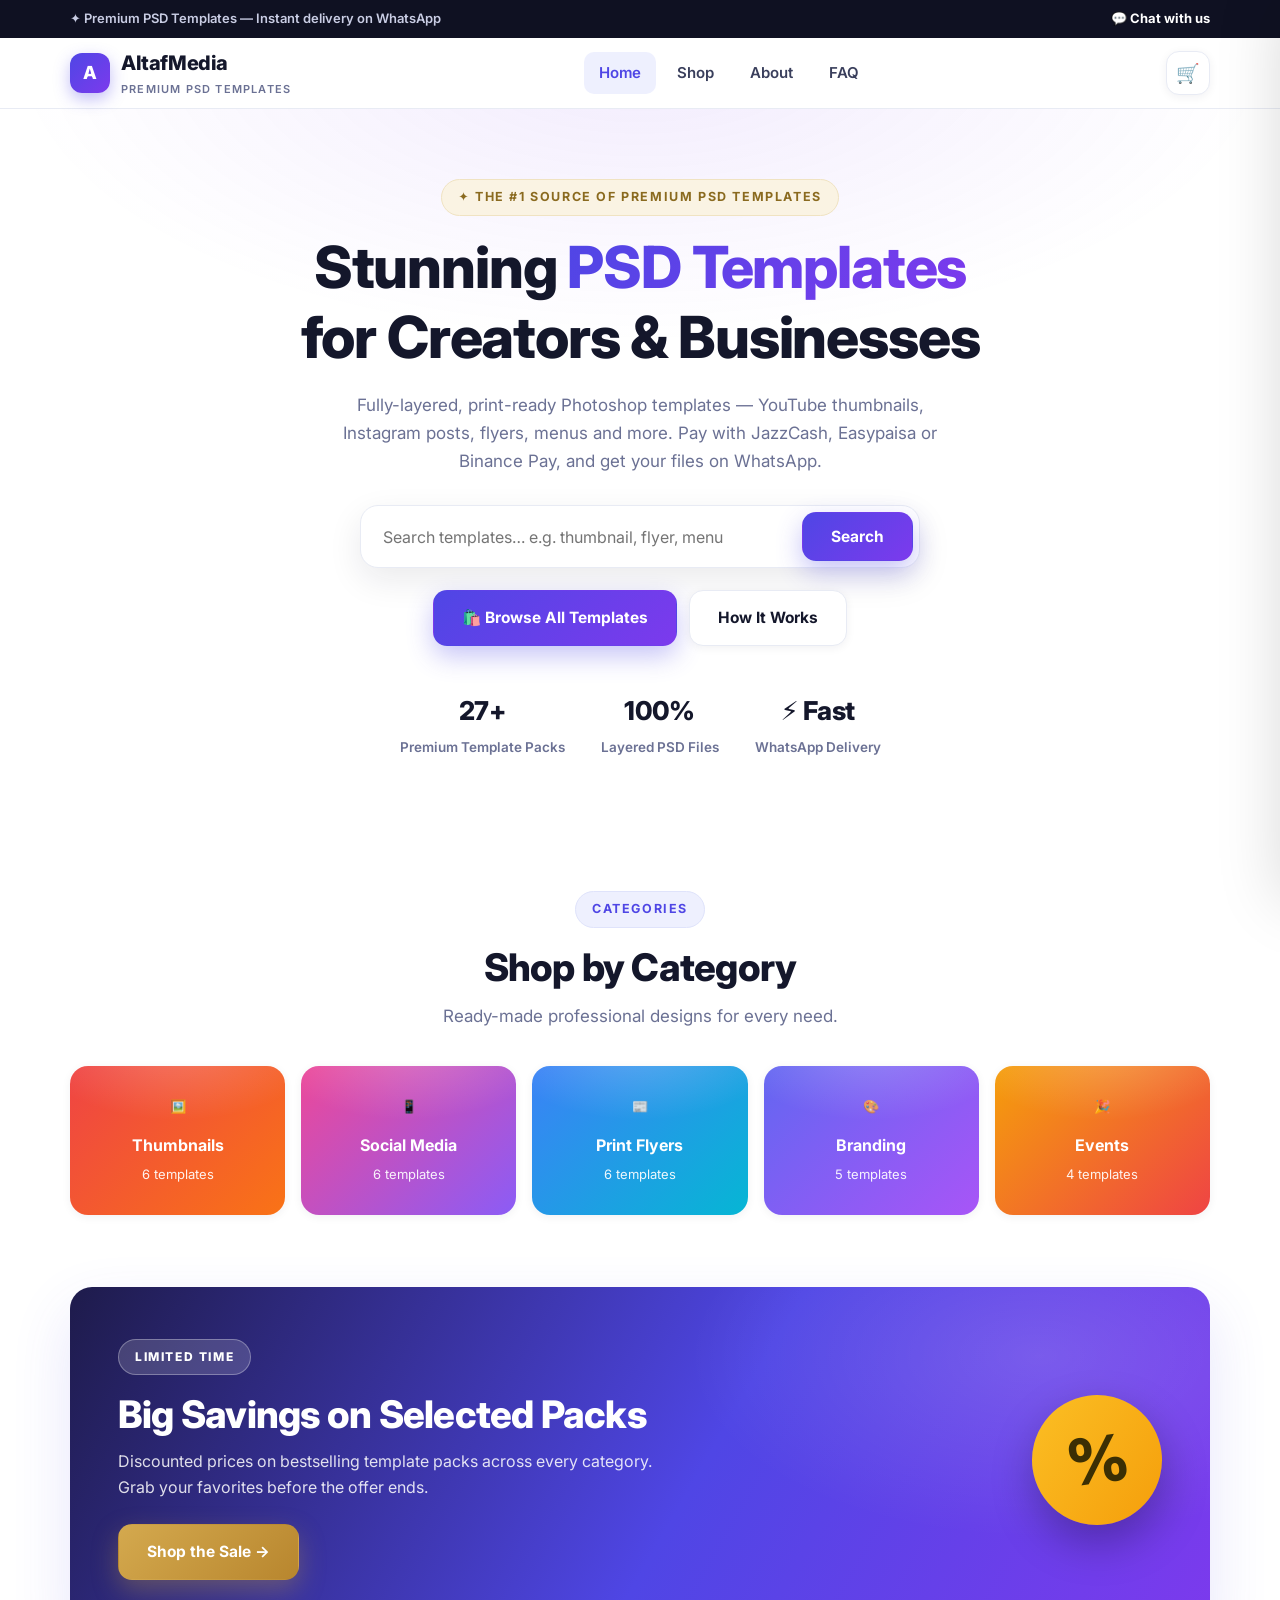
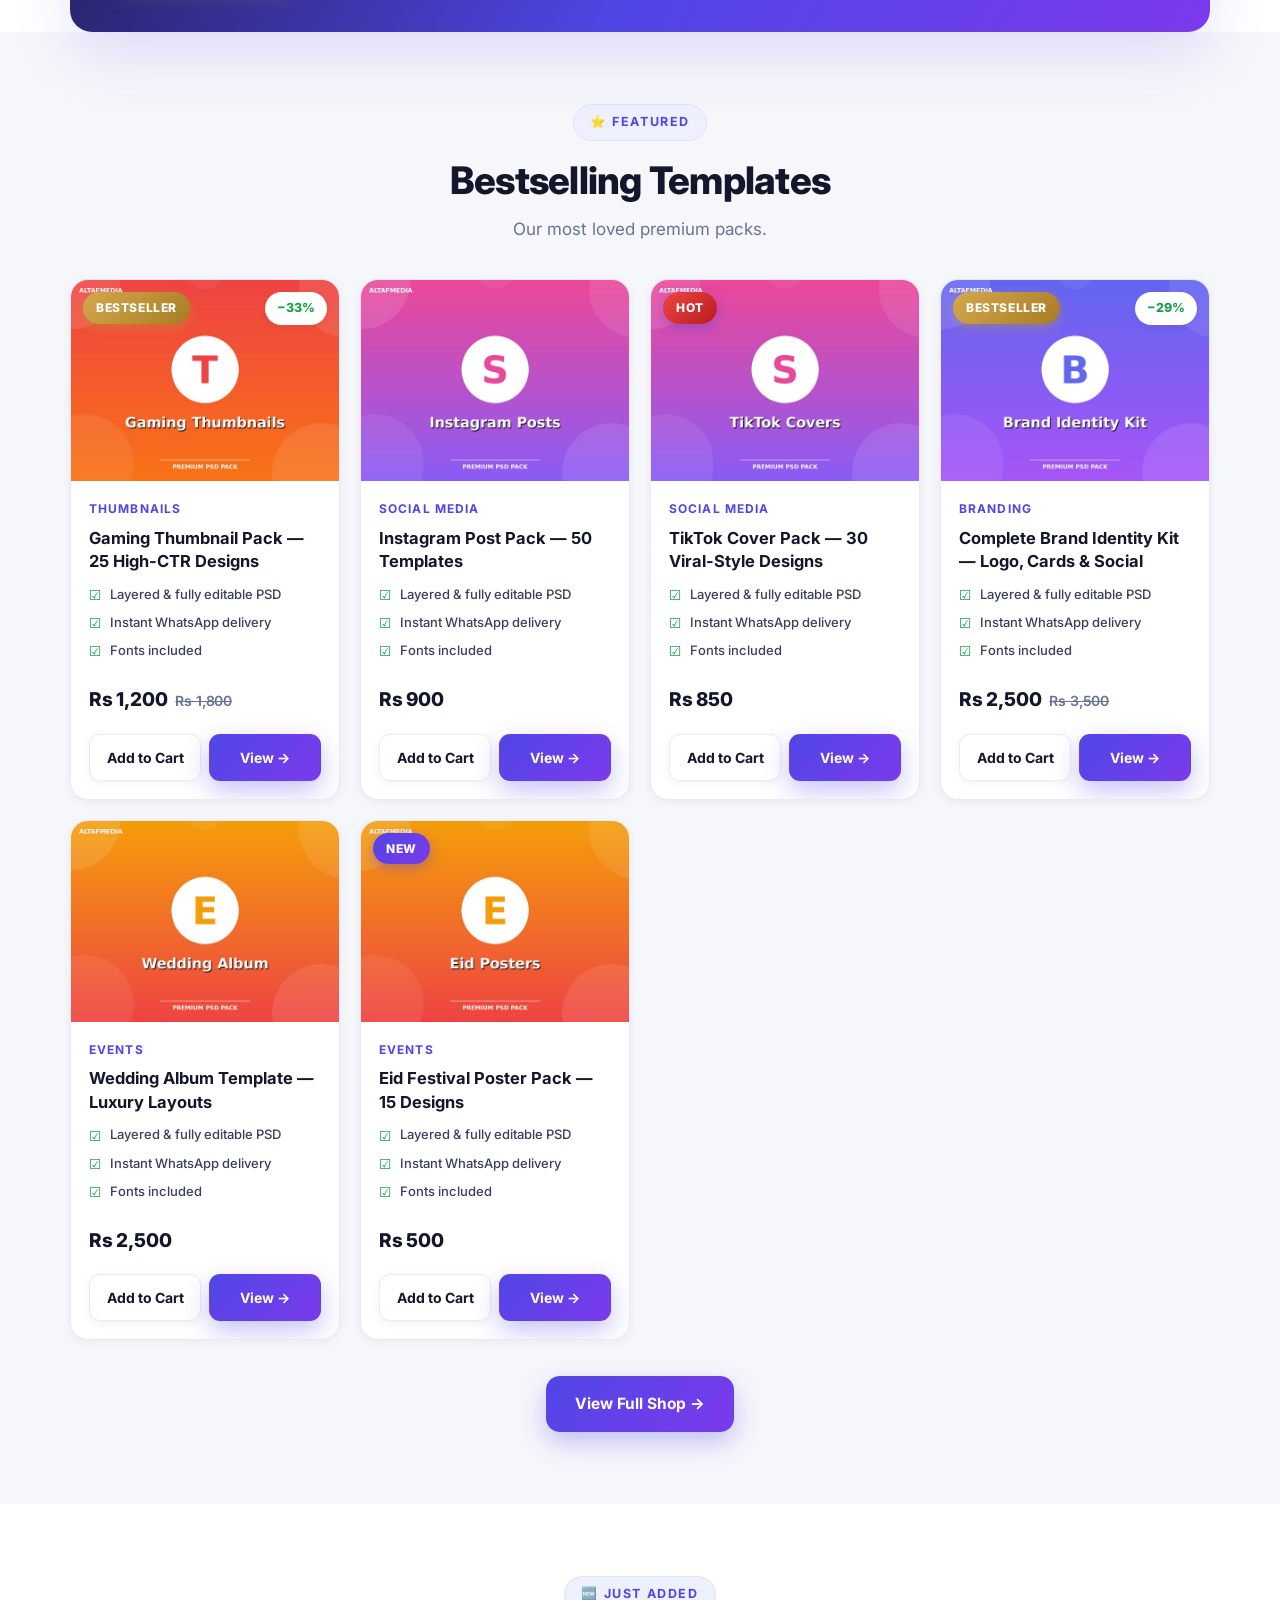
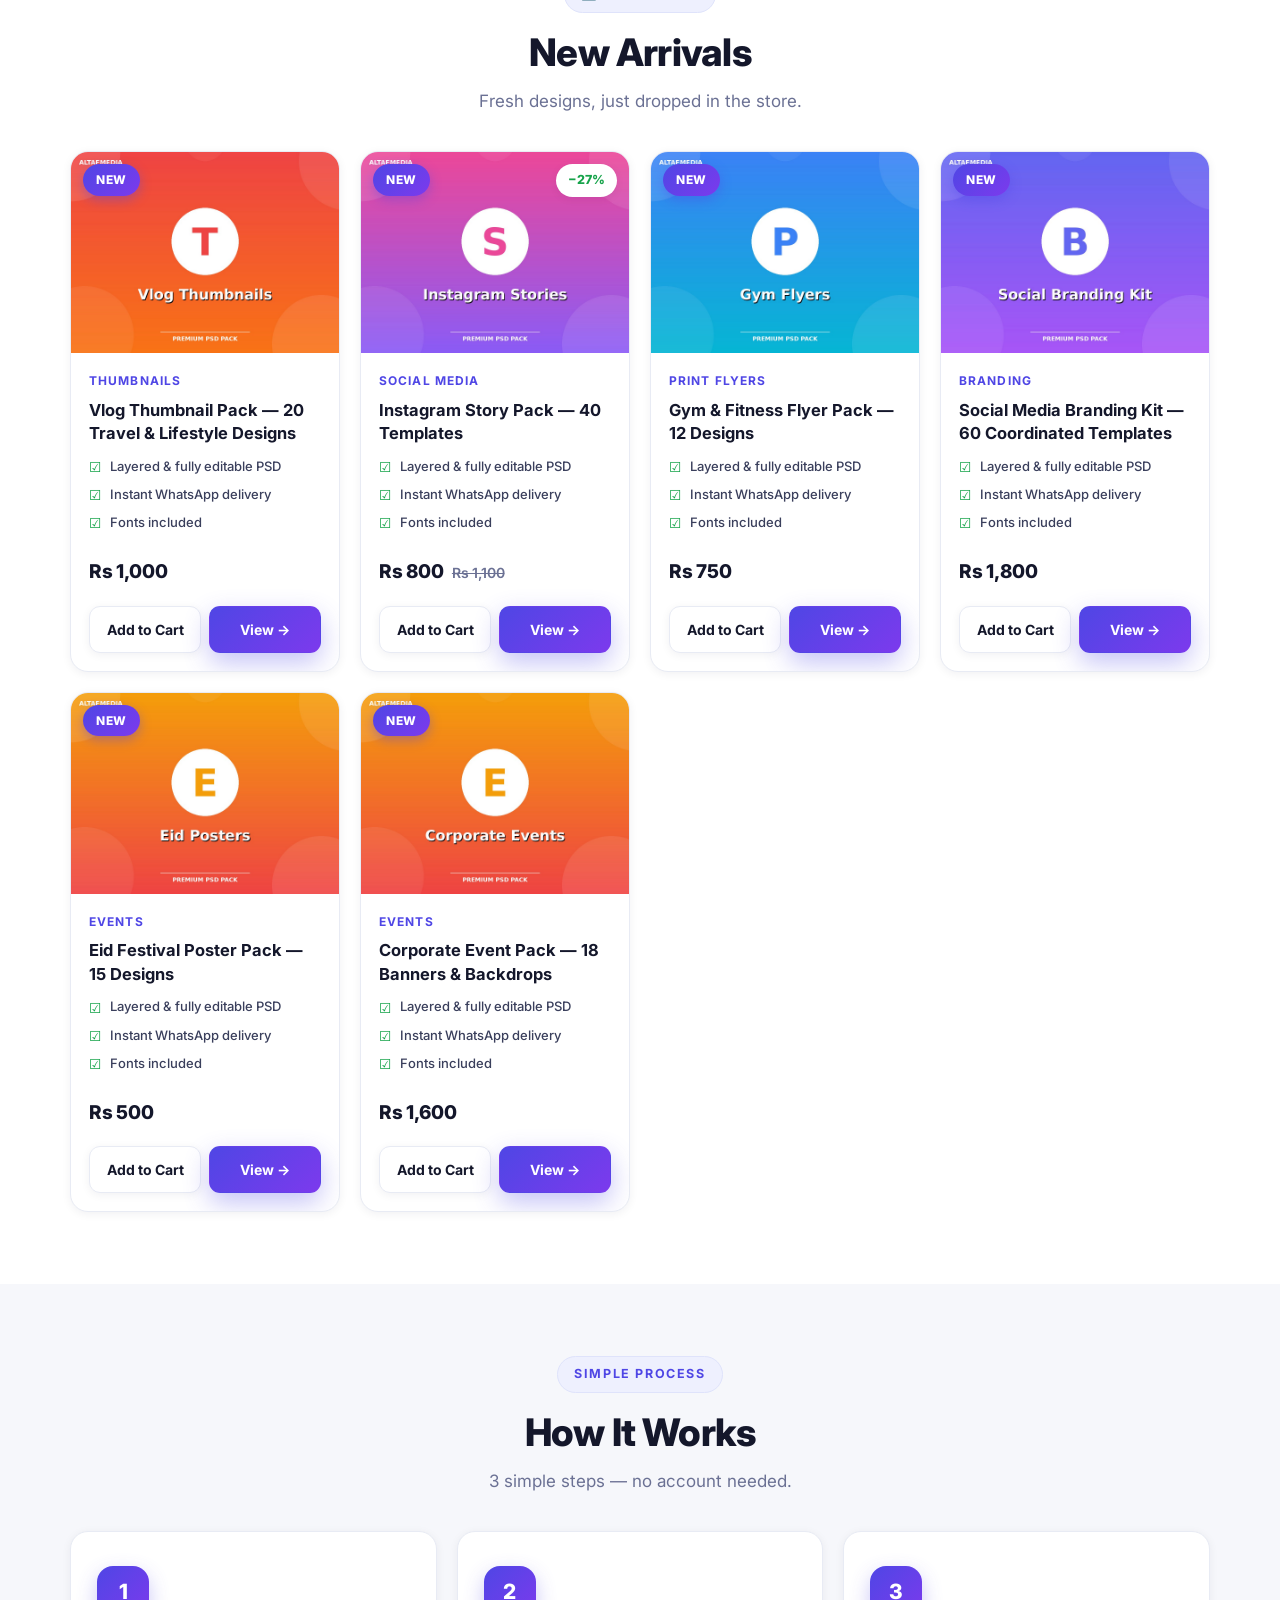
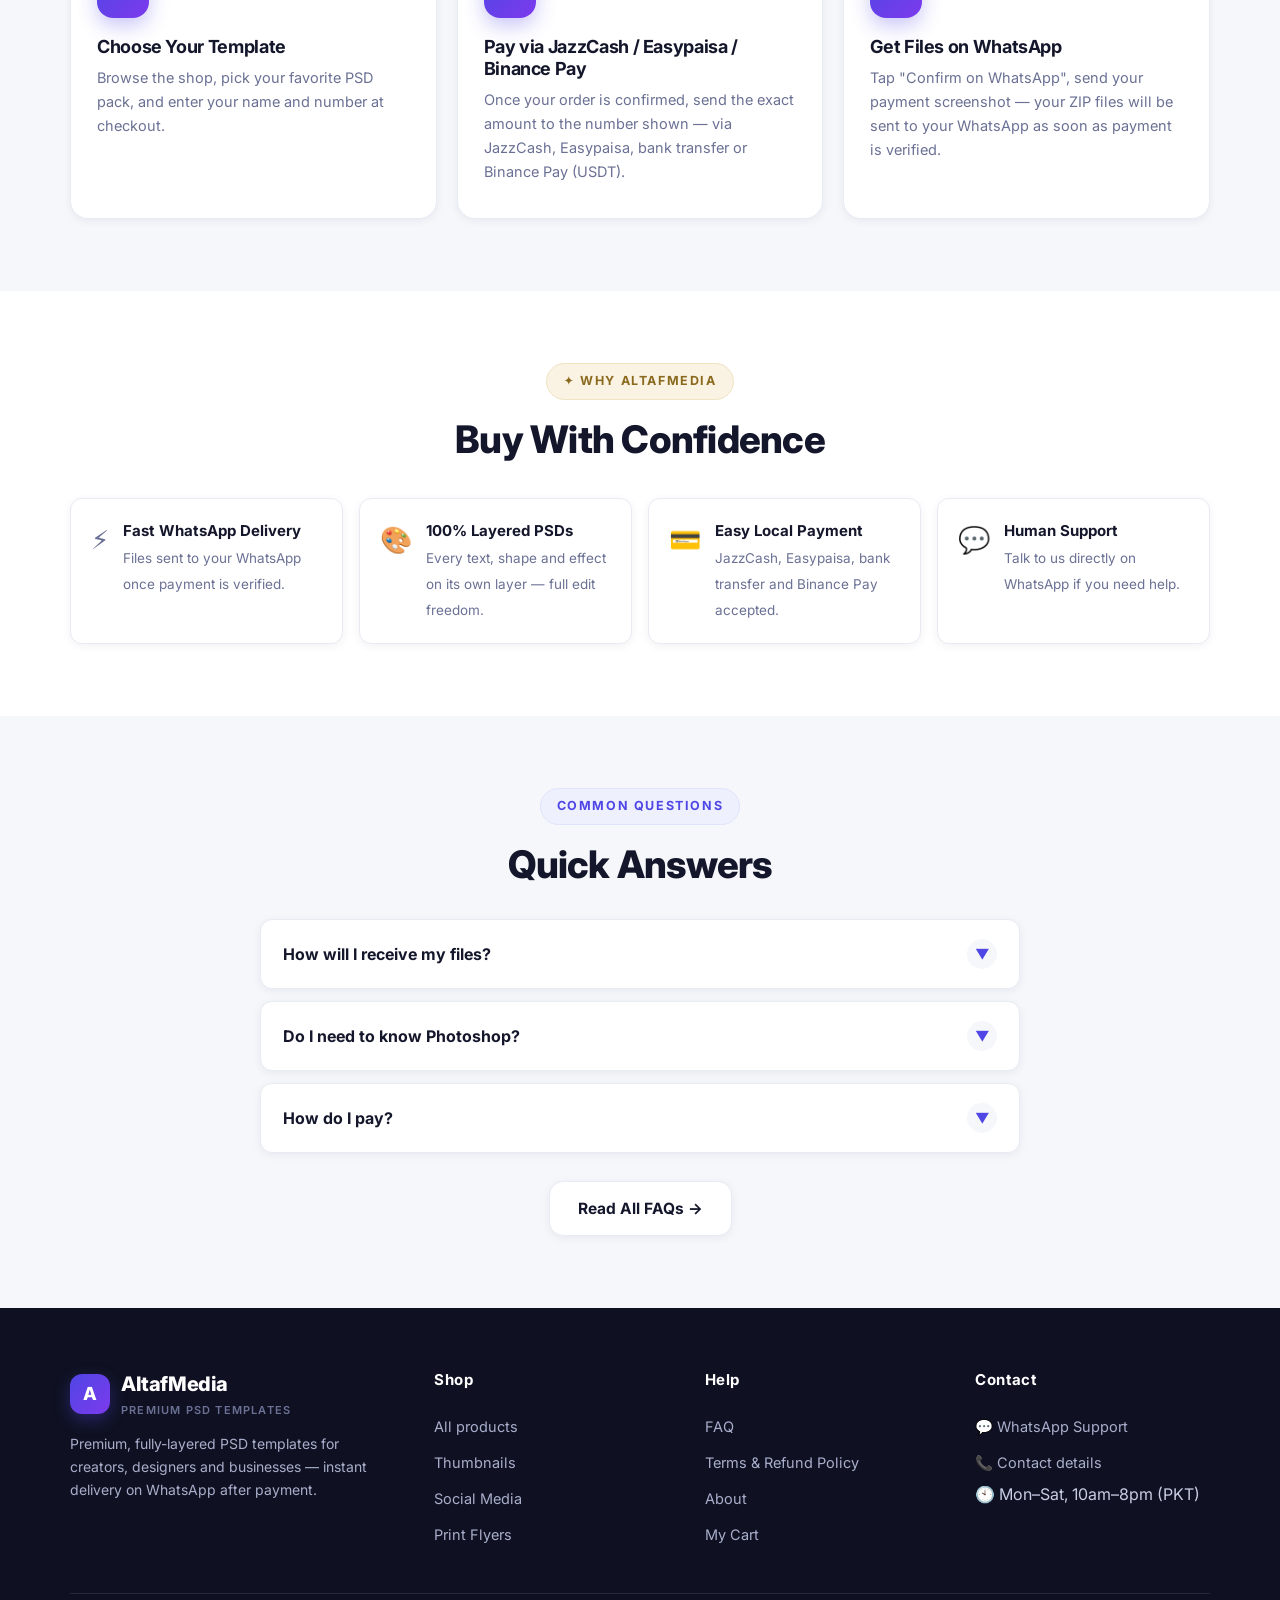
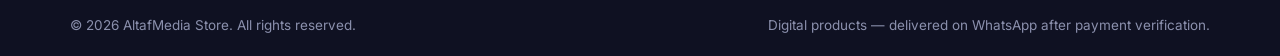
<file: index.html>
<!DOCTYPE html>
<html lang="en">
<head>
<meta charset="UTF-8">
<meta name="viewport" content="width=device-width, initial-scale=1.0">
<title>AltafMedia Store — Premium PSD Templates</title>
<meta name="description" content="Premium, fully-layered PSD templates — YouTube thumbnails, social media posts, flyers, branding & event designs. Instant delivery on WhatsApp.">
<link rel="preconnect" href="https://fonts.googleapis.com">
<link rel="preconnect" href="https://fonts.gstatic.com" crossorigin>
<link href="https://fonts.googleapis.com/css2?family=Inter:wght@400;500;600;700;800&display=swap" rel="stylesheet">
<link rel="stylesheet" href="assets/css/style.css">
</head>
<body>
<!-- TOP UTILITY BAR -->
<div class="topbar">
  <div class="container topbar-inner">
    <span>✦ Premium PSD Templates — Instant delivery on WhatsApp</span>
    <a href="https://api.whatsapp.com/send?phone=923001234567&text=Hello!%20I%20have%20a%20question%20about%20the%20AltafMedia%20Store." target="_blank" rel="noopener" id="topbarWa">💬 Chat with us</a>
  </div>
</div>

<header class="site-header"></header>

<!-- HERO -->
<div class="hero hero-shop">
  <div class="container hero-inner">
    <span class="eyebrow gold">✦ The #1 Source of Premium PSD Templates</span>
    <h1 class="h-display">Stunning <span class="grad-text">PSD Templates</span><br>for Creators & Businesses</h1>
    <p class="lead">Fully-layered, print-ready Photoshop templates — YouTube thumbnails, Instagram posts, flyers, menus and more. Pay with JazzCash, Easypaisa or Binance Pay, and get your files on WhatsApp.</p>
    <form class="searchbar" id="heroSearch">
      <input type="text" id="heroQ" placeholder="Search templates… e.g. thumbnail, flyer, menu" aria-label="Search templates">
      <button class="btn btn-primary" type="submit">Search</button>
    </form>
    <div class="hero-ctas">
      <a href="shop.html" class="btn btn-primary">🛍️ Browse All Templates</a>
      <a href="#how" class="btn btn-outline">How It Works</a>
    </div>
    <div class="hero-stats">
      <div class="stat"><b>27+</b><span>Premium Template Packs</span></div>
      <div class="stat"><b>100%</b><span>Layered PSD Files</span></div>
      <div class="stat"><b>⚡ Fast</b><span>WhatsApp Delivery</span></div>
    </div>
  </div>
</div>

<!-- CATEGORIES -->
<section>
  <div class="container">
    <div class="center">
      <span class="eyebrow">Categories</span>
      <h2 class="h-section">Shop by Category</h2>
      <p class="lead">Ready-made professional designs for every need.</p>
    </div>
    <div class="cat-grid cat-grid-shop" id="catGrid"></div>
  </div>
</section>

<!-- PROMO BANNER -->
<section class="promo-wrap">
  <div class="container">
    <div class="promo-banner">
      <div class="promo-text">
        <span class="promo-tag">LIMITED TIME</span>
        <h2>Big Savings on Selected Packs</h2>
        <p>Discounted prices on bestselling template packs across every category. Grab your favorites before the offer ends.</p>
        <a href="shop.html" class="btn btn-gold">Shop the Sale →</a>
      </div>
      <div class="promo-badge">%</div>
    </div>
  </div>
</section>

<!-- BESTSELLERS -->
<section class="section-soft">
  <div class="container">
    <div class="center">
      <span class="eyebrow">⭐ Featured</span>
      <h2 class="h-section">Bestselling Templates</h2>
      <p class="lead">Our most loved premium packs.</p>
    </div>
    <div class="prod-grid" id="featuredGrid"></div>
    <div class="center" style="margin-top:36px">
      <a href="shop.html" class="btn btn-primary">View Full Shop →</a>
    </div>
  </div>
</section>

<!-- NEW ARRIVALS -->
<section>
  <div class="container">
    <div class="center">
      <span class="eyebrow">🆕 Just Added</span>
      <h2 class="h-section">New Arrivals</h2>
      <p class="lead">Fresh designs, just dropped in the store.</p>
    </div>
    <div class="prod-grid" id="newGrid"></div>
  </div>
</section>

<!-- HOW IT WORKS -->
<section id="how" class="section-soft">
  <div class="container">
    <div class="center">
      <span class="eyebrow">Simple Process</span>
      <h2 class="h-section">How It Works</h2>
      <p class="lead">3 simple steps — no account needed.</p>
    </div>
    <div class="steps">
      <div class="step">
        <div class="step-num">1</div>
        <h3>Choose Your Template</h3>
        <p>Browse the shop, pick your favorite PSD pack, and enter your name and number at checkout.</p>
      </div>
      <div class="step">
        <div class="step-num">2</div>
        <h3>Pay via JazzCash / Easypaisa / Binance Pay</h3>
        <p>Once your order is confirmed, send the exact amount to the number shown — via JazzCash, Easypaisa, bank transfer or Binance Pay (USDT).</p>
      </div>
      <div class="step">
        <div class="step-num">3</div>
        <h3>Get Files on WhatsApp</h3>
        <p>Tap "Confirm on WhatsApp", send your payment screenshot — your ZIP files will be sent to your WhatsApp as soon as payment is verified.</p>
      </div>
    </div>
  </div>
</section>

<!-- TRUST -->
<section>
  <div class="container">
    <div class="center">
      <span class="eyebrow gold">✦ Why AltafMedia</span>
      <h2 class="h-section">Buy With Confidence</h2>
    </div>
    <div class="trust">
      <div class="trust-item"><span class="t-icon">⚡</span><div><b>Fast WhatsApp Delivery</b><span>Files sent to your WhatsApp once payment is verified.</span></div></div>
      <div class="trust-item"><span class="t-icon">🎨</span><div><b>100% Layered PSDs</b><span>Every text, shape and effect on its own layer — full edit freedom.</span></div></div>
      <div class="trust-item"><span class="t-icon">💳</span><div><b>Easy Local Payment</b><span>JazzCash, Easypaisa, bank transfer and Binance Pay accepted.</span></div></div>
      <div class="trust-item"><span class="t-icon">💬</span><div><b>Human Support</b><span>Talk to us directly on WhatsApp if you need help.</span></div></div>
    </div>
  </div>
</section>

<!-- FAQ TEASER -->
<section class="section-soft">
  <div class="container">
    <div class="center">
      <span class="eyebrow">Common Questions</span>
      <h2 class="h-section">Quick Answers</h2>
    </div>
    <div class="faq-list">
      <div class="faq-item"><button class="faq-q">How will I receive my files?<span class="chev">▼</span></button><div class="faq-a"><p>After your payment is verified, your files (in ZIP format) are sent directly to your WhatsApp number. No account or app download needed.</p></div></div>
      <div class="faq-item"><button class="faq-q">Do I need to know Photoshop?<span class="chev">▼</span></button><div class="faq-a"><p>Basic Photoshop is enough. All files are fully layered and organized — double-click text to edit it, drag and drop to replace photos. Every pack also includes a list of the fonts used.</p></div></div>
      <div class="faq-item"><button class="faq-q">How do I pay?<span class="chev">▼</span></button><div class="faq-a"><p>At checkout you'll get the JazzCash / Easypaisa / Bank / Binance Pay details. Send the exact amount (on Binance Pay, the USDT equivalent of the Rs total) and send the screenshot on WhatsApp — you'll receive your files once payment is verified.</p></div></div>
    </div>
    <div class="center" style="margin-top:28px"><a href="faq.html" class="btn btn-outline">Read All FAQs →</a></div>
  </div>
</section>

<footer class="site-footer"></footer>

<script src="assets/js/config.js"></script>
<script src="assets/js/products.js"></script>
<script src="assets/js/app.js"></script>
<script>
boot("Home");

const CAT_STYLE = {
  "Thumbnails":  { emoji: "🖼️", grad: "linear-gradient(135deg,#ef4444,#f97316)" },
  "Social Media":{ emoji: "📱", grad: "linear-gradient(135deg,#ec4899,#8b5cf6)" },
  "Print Flyers":{ emoji: "📰", grad: "linear-gradient(135deg,#3b82f6,#06b6d4)" },
  "Branding":    { emoji: "🎨", grad: "linear-gradient(135deg,#6366f1,#a855f7)" },
  "Events":      { emoji: "🎉", grad: "linear-gradient(135deg,#f59e0b,#ef4444)" }
};

function renderHome(){
  // category tiles
  $("#catGrid").innerHTML = CATEGORIES.map(c=>{
    const n = PRODUCTS.filter(p=>p.category===c).length;
    const s = CAT_STYLE[c] || { emoji:"🎨", grad:"linear-gradient(135deg,#4f46e5,#7c3aed)" };
    return `<a class="cat-card" href="shop.html?cat=${encodeURIComponent(c)}" style="background:${s.grad}">
      <span class="cat-card-emoji">${s.emoji}</span>
      <b>${c}</b><span>${n} template${n!==1?"s":""}</span>
    </a>`;
  }).join("");

  // featured + new arrivals
  $("#featuredGrid").innerHTML = PRODUCTS.filter(p=>p.featured).map(productCard).join("");
  const fresh = PRODUCTS.filter(p=>p.badge==="New");
  $("#newGrid").innerHTML = (fresh.length ? fresh : PRODUCTS.slice(-4)).map(productCard).join("");
}
renderHome();
window.addEventListener("am-products-ready", renderHome);

// hero search → shop
$("#heroSearch").addEventListener("submit", e=>{
  e.preventDefault();
  const q = $("#heroQ").value.trim();
  location.href = "shop.html" + (q ? "?q="+encodeURIComponent(q) : "");
});

// topbar WhatsApp number from config
document.getElementById("topbarWa").href =
  "https://api.whatsapp.com/send?phone=" + STORE.whatsapp +
  "&text=" + encodeURIComponent("Hello! I have a question about the AltafMedia Store.");
</script>
</body>
</html>
</file>
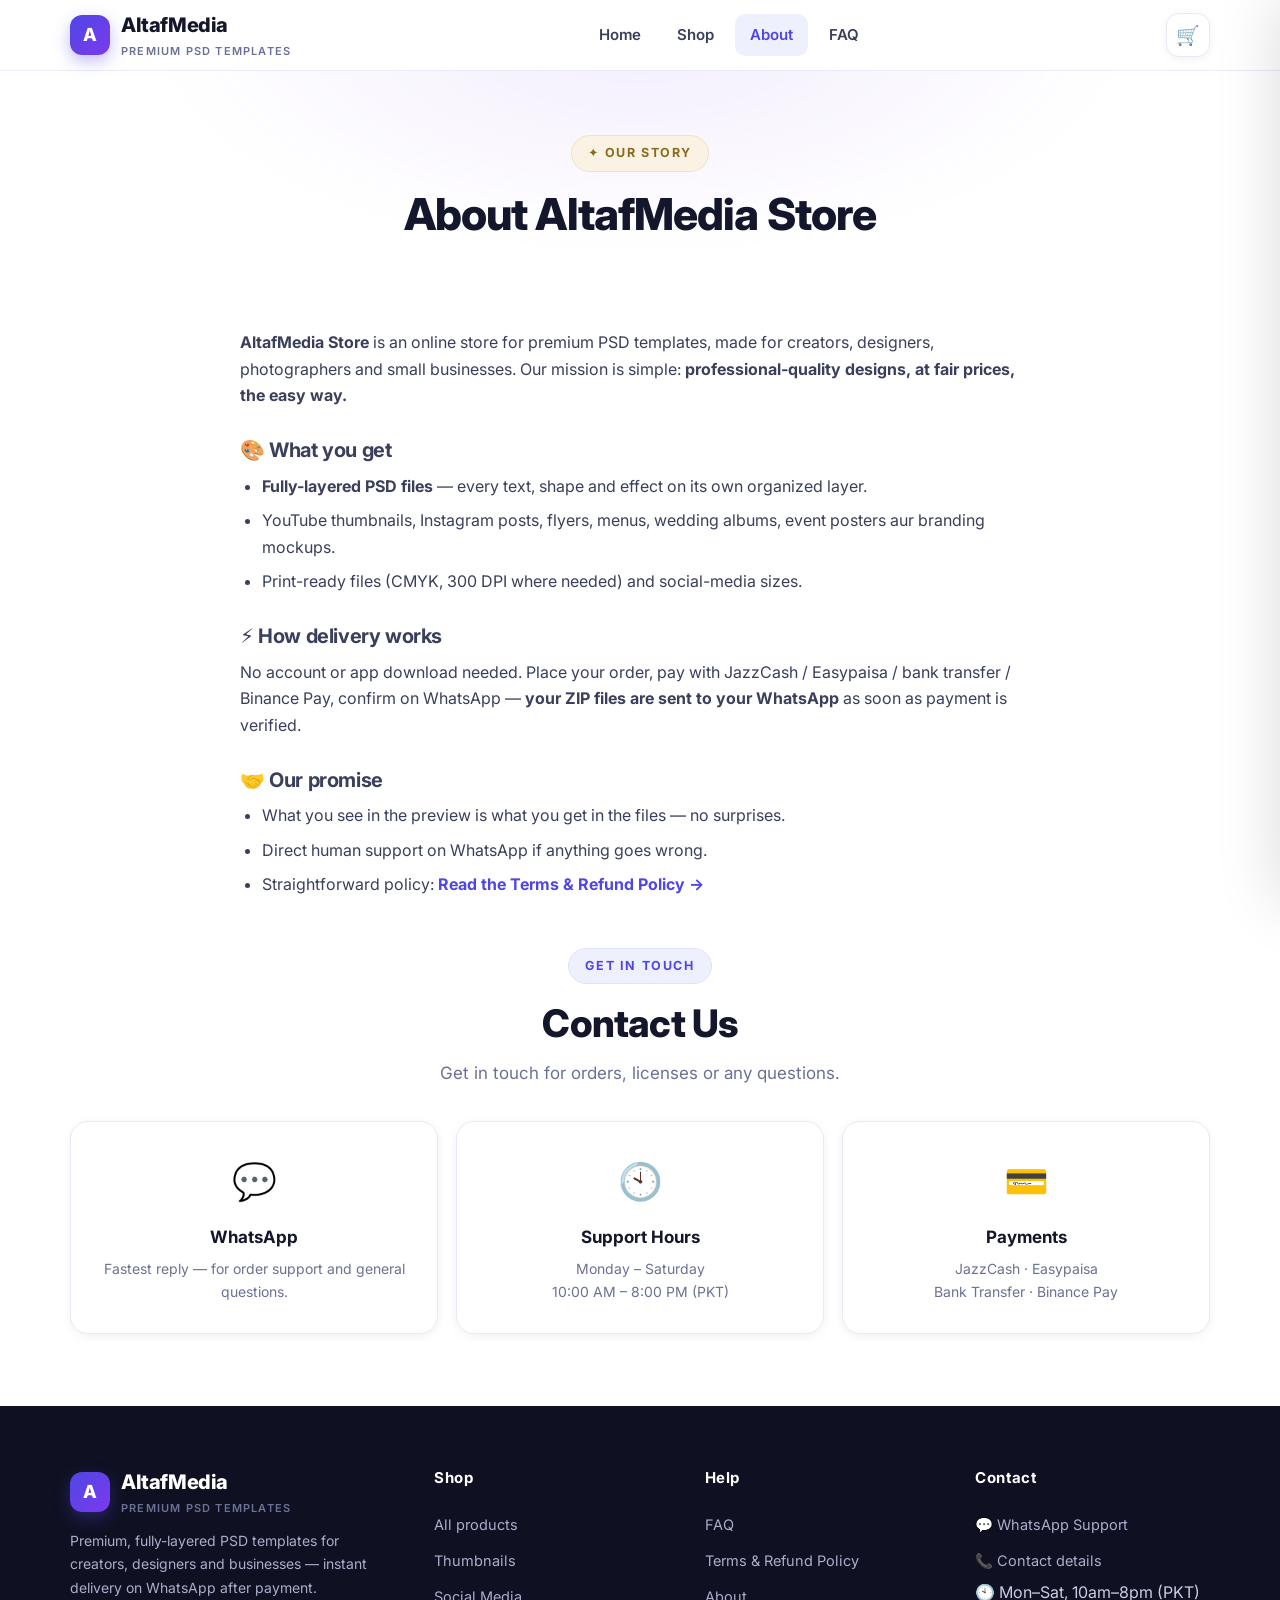
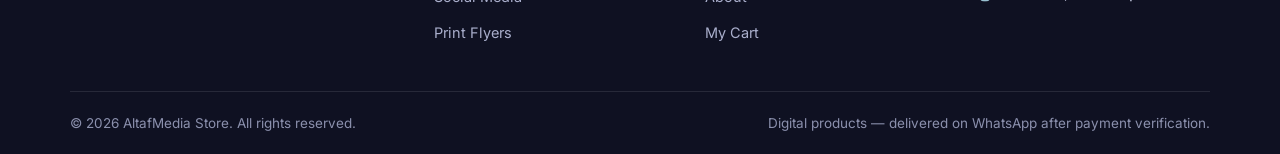
<file: about.html>
<!DOCTYPE html>
<html lang="en">
<head>
<meta charset="UTF-8">
<meta name="viewport" content="width=device-width, initial-scale=1.0">
<title>About — AltafMedia Store</title>
<link rel="preconnect" href="https://fonts.googleapis.com">
<link rel="preconnect" href="https://fonts.gstatic.com" crossorigin>
<link href="https://fonts.googleapis.com/css2?family=Inter:wght@400;500;600;700;800&display=swap" rel="stylesheet">
<link rel="stylesheet" href="assets/css/style.css">
</head>
<body>
<header class="site-header"></header>

<div class="page-hero">
  <div class="container">
    <span class="eyebrow gold">✦ Our Story</span>
    <h1 class="h-section" style="font-size:clamp(30px,4.5vw,44px)">About AltafMedia Store</h1>
  </div>
</div>

<section style="padding-top:30px">
  <div class="container">
    <div class="prose">
      <p><b>AltafMedia Store</b> is an online store for premium PSD templates, made for creators, designers, photographers and small businesses. Our mission is simple: <b>professional-quality designs, at fair prices, the easy way.</b></p>
      <h3>🎨 What you get</h3>
      <ul>
        <li><b>Fully-layered PSD files</b> — every text, shape and effect on its own organized layer.</li>
        <li>YouTube thumbnails, Instagram posts, flyers, menus, wedding albums, event posters aur branding mockups.</li>
        <li>Print-ready files (CMYK, 300 DPI where needed) and social-media sizes.</li>
      </ul>
      <h3>⚡ How delivery works</h3>
      <p>No account or app download needed. Place your order, pay with JazzCash / Easypaisa / bank transfer / Binance Pay, confirm on WhatsApp — <b>your ZIP files are sent to your WhatsApp</b> as soon as payment is verified.</p>
      <h3>🤝 Our promise</h3>
      <ul>
        <li>What you see in the preview is what you get in the files — no surprises.</li>
        <li>Direct human support on WhatsApp if anything goes wrong.</li>
        <li>Straightforward policy: <a href="terms.html" style="color:var(--brand);font-weight:700">Read the Terms & Refund Policy →</a></li>
      </ul>
    </div>

    <div id="contact" style="margin-top:50px">
      <div class="center">
        <span class="eyebrow">Get In Touch</span>
        <h2 class="h-section">Contact Us</h2>
        <p class="lead" style="margin:0 auto">Get in touch for orders, licenses or any questions.</p>
      </div>
      <div class="contact-cards">
        <a class="contact-card" id="waCard" target="_blank" rel="noopener">
          <div class="emoji">💬</div><b>WhatsApp</b><p>Fastest reply — for order support and general questions.</p>
        </a>
        <div class="contact-card">
          <div class="emoji">🕙</div><b>Support Hours</b><p>Monday – Saturday<br>10:00 AM – 8:00 PM (PKT)</p>
        </div>
        <div class="contact-card">
          <div class="emoji">💳</div><b>Payments</b><p>JazzCash · Easypaisa<br>Bank Transfer · Binance Pay</p>
        </div>
      </div>
    </div>
  </div>
</section>

<footer class="site-footer"></footer>

<script src="assets/js/config.js"></script>
<script src="assets/js/products.js"></script>
<script src="assets/js/app.js"></script>
<script>
boot("About");
$("#waCard").href = "https://api.whatsapp.com/send?phone=" + STORE.whatsapp +
  "&text=" + encodeURIComponent("Hello! I would like to know more about the AltafMedia Store.");
</script>
</body>
</html>
</file>
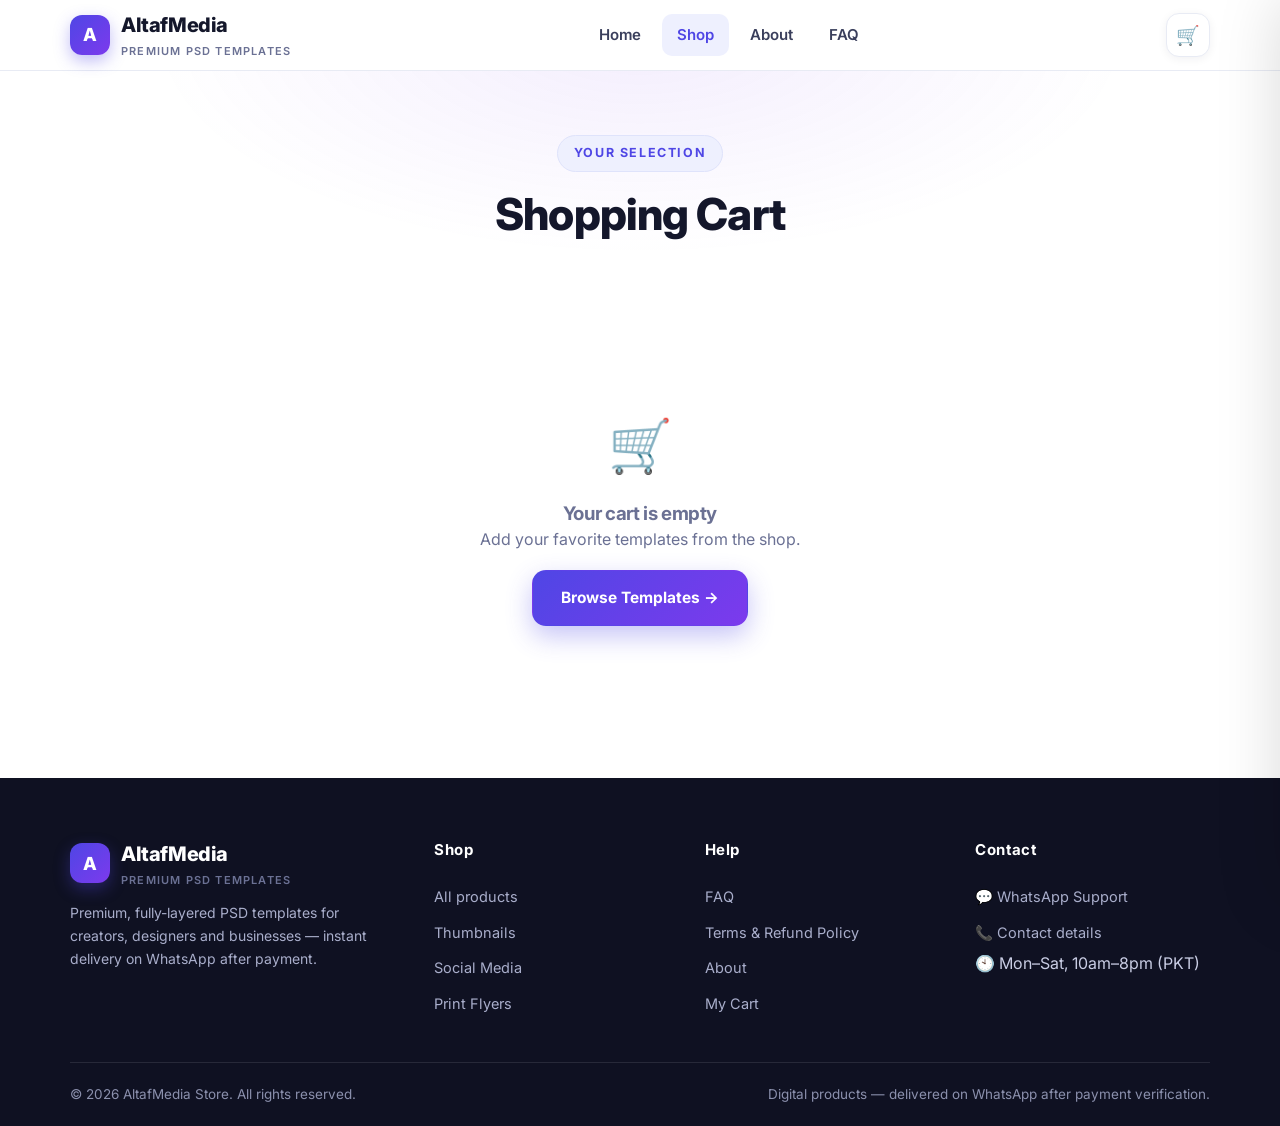
<file: cart.html>
<!DOCTYPE html>
<html lang="en">
<head>
<meta charset="UTF-8">
<meta name="viewport" content="width=device-width, initial-scale=1.0">
<title>Cart — AltafMedia Store</title>
<link rel="preconnect" href="https://fonts.googleapis.com">
<link rel="preconnect" href="https://fonts.gstatic.com" crossorigin>
<link href="https://fonts.googleapis.com/css2?family=Inter:wght@400;500;600;700;800&display=swap" rel="stylesheet">
<link rel="stylesheet" href="assets/css/style.css">
</head>
<body>
<header class="site-header"></header>

<div class="page-hero">
  <div class="container">
    <span class="eyebrow">Your Selection</span>
    <h1 class="h-section" style="font-size:clamp(30px,4.5vw,44px)">Shopping Cart</h1>
  </div>
</div>

<section style="padding-top:24px">
  <div class="container">
    <div id="cartWrap"></div>
  </div>
</section>

<footer class="site-footer"></footer>

<script src="assets/js/config.js"></script>
<script src="assets/js/products.js"></script>
<script src="assets/js/app.js"></script>
<script>
boot("Shop");

function renderPage(){
  const items = Cart.items();
  const wrap = $("#cartWrap");
  if(!items.length){
    wrap.innerHTML = `<div class="empty-state">
      <div class="big">🛒</div><h3>Your cart is empty</h3>
      <p>Add your favorite templates from the shop.</p>
      <a href="shop.html" class="btn btn-primary" style="margin-top:18px">Browse Templates →</a>
    </div>`;
    return;
  }
  const sub = Cart.subtotal();
  wrap.innerHTML = `<div class="cart-layout">
    <div>
      ${items.map(i=>{
        const p = getProduct(i.id); if(!p) return "";
        return `<div class="cart-page-item">
          <a href="product.html?id=${p.id}"><img src="${p.previews[0]}" alt="${p.title}"></a>
          <div style="min-width:0">
            <a href="product.html?id=${p.id}" style="font-weight:700;font-size:16px">${p.title}</a>
            <div style="color:var(--muted);font-size:13.5px;margin-top:4px">${p.category} · ${fmt(p.price)} each</div>
            <div class="c-actions" style="margin-top:10px;display:flex;justify-content:space-between;align-items:center;gap:10px">
              <div class="mini-qty" style="border:1.5px solid var(--line)">
                <button onclick="Cart.setQty('${p.id}',${i.qty-1});renderPage()" style="width:36px;height:36px">−</button>
                <span style="min-width:36px">${i.qty}</span>
                <button onclick="Cart.setQty('${p.id}',${i.qty+1});renderPage()" style="width:36px;height:36px">+</button>
              </div>
              <button class="rm" onclick="Cart.remove('${p.id}');renderPage()">Remove</button>
            </div>
          </div>
          <div style="font-weight:800;font-size:18px;text-align:right">${fmt(p.price*i.qty)}</div>
        </div>`;
      }).join("")}
      <a href="shop.html" style="color:var(--brand);font-weight:700">← Continue shopping</a>
    </div>
    <div class="cart-summary">
      <h3 style="margin-bottom:16px">Order Summary</h3>
      <div class="sum-row"><span>Subtotal</span><span>${fmt(sub)}</span></div>
      <div class="sum-row"><span>Delivery</span><span style="color:var(--green);font-weight:700">WhatsApp — Free</span></div>
      <div class="sum-row total"><span>Total</span><span>${fmt(sub)}</span></div>
      <a href="checkout.html" class="btn btn-primary btn-block" style="margin-top:18px">Proceed to Checkout →</a>
      <button class="btn btn-outline btn-block" style="margin-top:10px" onclick="if(confirm('Clear the cart?')){Cart.clear();renderPage();}">Clear Cart</button>
    </div>
  </div>`;
}
renderPage();
</script>
</body>
</html>
</file>
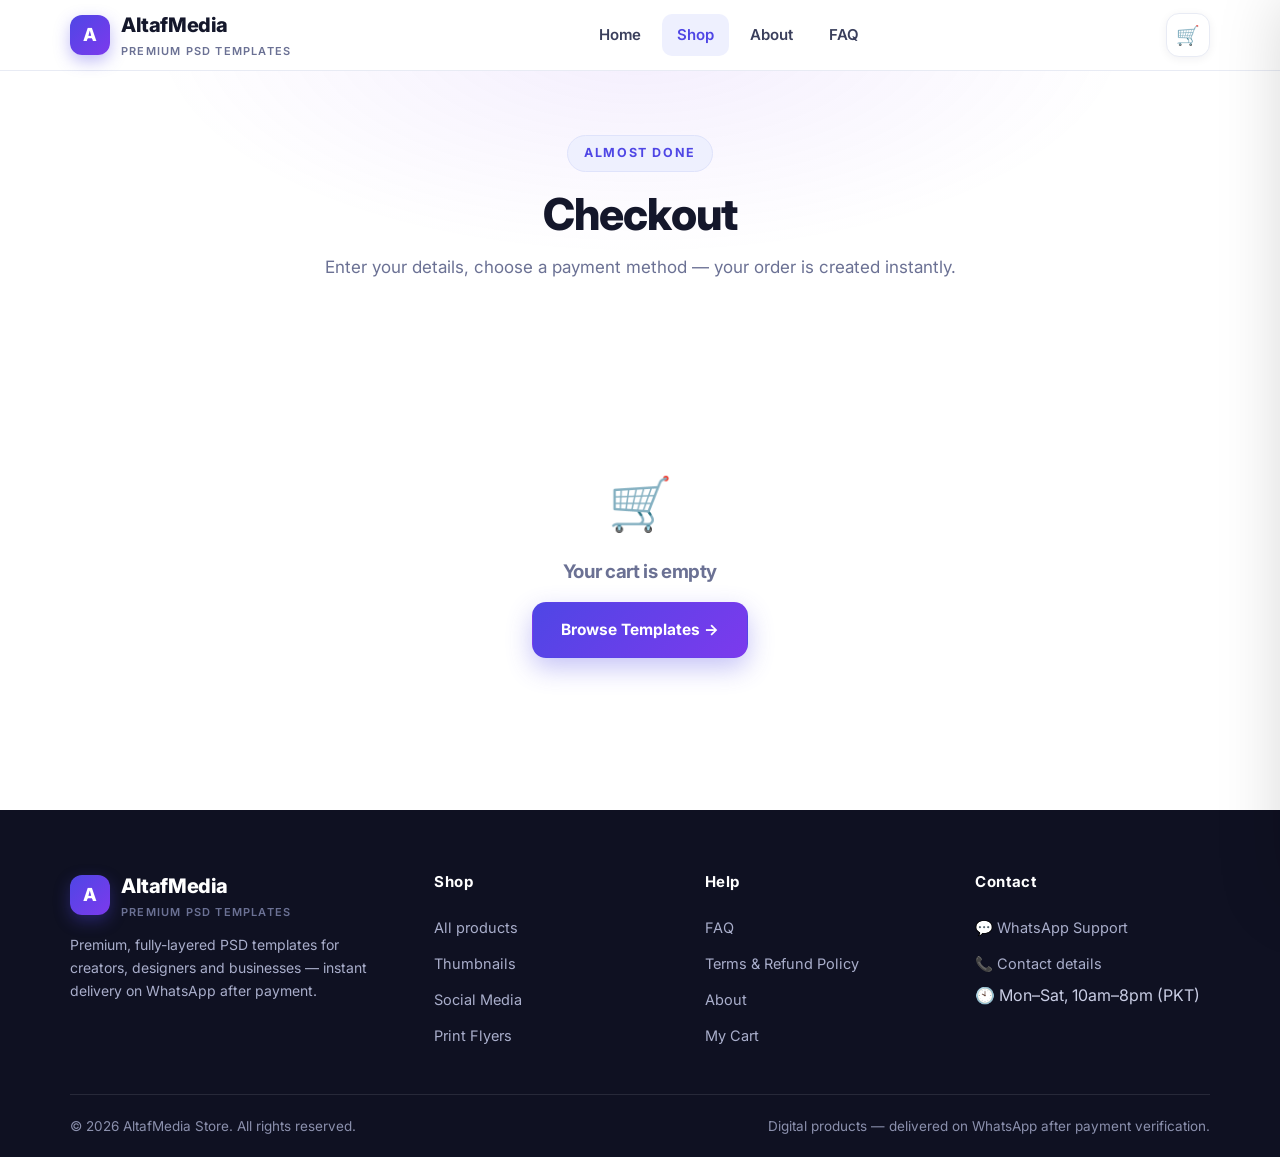
<file: checkout.html>
<!DOCTYPE html>
<html lang="en">
<head>
<meta charset="UTF-8">
<meta name="viewport" content="width=device-width, initial-scale=1.0">
<title>Checkout — AltafMedia Store</title>
<link rel="preconnect" href="https://fonts.googleapis.com">
<link rel="preconnect" href="https://fonts.gstatic.com" crossorigin>
<link href="https://fonts.googleapis.com/css2?family=Inter:wght@400;500;600;700;800&display=swap" rel="stylesheet">
<link rel="stylesheet" href="assets/css/style.css">
</head>
<body>
<header class="site-header"></header>

<div class="page-hero">
  <div class="container">
    <span class="eyebrow">Almost Done</span>
    <h1 class="h-section" style="font-size:clamp(30px,4.5vw,44px)">Checkout</h1>
    <p class="lead" style="margin:0 auto">Enter your details, choose a payment method — your order is created instantly.</p>
  </div>
</div>

<section style="padding-top:24px">
  <div class="container">
    <div class="check-layout" id="checkWrap"></div>
  </div>
</section>

<footer class="site-footer"></footer>

<script src="assets/js/config.js"></script>
<script src="assets/js/products.js"></script>
<script src="assets/js/app.js"></script>
<script>
boot("Shop");

const P = STORE.payments;
const payMeta = {
  jazzcash: { title: P.jazzcash.title, num: P.jazzcash.number, acc: "Account title: " + P.jazzcash.accountName },
  easypaisa:{ title: P.easypaisa.title, num: P.easypaisa.number, acc: "Account title: " + P.easypaisa.accountName },
  bank:     { title: P.bank.title, num: "IBAN: " + P.bank.iban, acc: P.bank.bankName + " — " + P.bank.accountTitle },
  binancepay:{ title: P.binancepay.title, num: "Pay ID: " + P.binancepay.payId, acc: "USDT only — send via the Binance Pay app (" + P.binancepay.accountName + ")" }
};

function render(){
  const items = Cart.items();
  if(!items.length){
    $("#checkWrap").innerHTML = `<div class="empty-state" style="grid-column:1/-1">
      <div class="big">🛒</div><h3>Your cart is empty</h3>
      <a href="shop.html" class="btn btn-primary" style="margin-top:18px">Browse Templates →</a></div>`;
    return;
  }
  const sub = Cart.subtotal();
  $("#checkWrap").innerHTML = `
  <div class="form-card">
    <h3>👤 Your Details</h3>
    <div class="field" id="fName"><label>Full Name *</label><input id="inName" placeholder="e.g. Ahmed Khan"><div class="err">Please enter your name</div></div>
    <div class="field" id="fPhone"><label>Phone / WhatsApp Number *</label><input id="inPhone" inputmode="tel" placeholder="e.g. 0341 7774924"><div class="err">Please enter a valid phone number (at least 10 digits)</div></div>
    <div class="field" id="fEmail"><label>Email (optional)</label><input id="inEmail" inputmode="email" placeholder="you@example.com"><div class="err">Please enter a valid email</div></div>

    <h3 style="margin-top:30px">💳 Payment Method</h3>
    <div id="payOpts">
      ${Object.keys(payMeta).map((k,i)=>`
      <label class="pay-option ${i===0?'selected':''}">
        <input type="radio" name="pay" value="${k}" ${i===0?'checked':''}>
        <div><b>${payMeta[k].title}</b><div class="num">${payMeta[k].num}</div><div class="acc">${payMeta[k].acc}</div></div>
      </label>`).join("")}
    </div>
    <div class="note-box">📌 <b>Note:</b> After placing your order, you'll get payment instructions on the next page. Send the exact amount to the number shown above, then confirm on WhatsApp — ${STORE.supportNote}</div>
    <button class="btn btn-primary btn-block" id="placeOrder" style="font-size:17px;padding:17px">Place Order →</button>
  </div>
  <div class="cart-summary">
    <h3 style="margin-bottom:16px">Order Summary</h3>
    <div class="order-lines">
      ${items.map(i=>{ const p=getProduct(i.id); if(!p) return "";
        return `<div class="order-line"><img src="${p.previews[0]}" alt="">
          <span class="t">${p.title}<br><span class="q">Qty: ${i.qty}</span></span>
          <b>${fmt(p.price*i.qty)}</b></div>`; }).join("")}
    </div>
    <div class="sum-row"><span>Subtotal</span><span>${fmt(sub)}</span></div>
    <div class="sum-row"><span>Delivery</span><span style="color:var(--green);font-weight:700">WhatsApp — Free</span></div>
    <div class="sum-row total"><span>Total</span><span>${fmt(sub)}</span></div>
  </div>`;

  $$("#payOpts .pay-option").forEach(l=>l.addEventListener("click", ()=>{
    $$("#payOpts .pay-option").forEach(x=>x.classList.remove("selected"));
    l.classList.add("selected");
  }));

  $("#placeOrder").addEventListener("click", ()=>{
    const name = $("#inName").value.trim();
    const phone = $("#inPhone").value.replace(/\D/g,"");
    const email = $("#inEmail").value.trim();
    let ok = true;
    const mark = (id, bad)=>{ $(id).classList.toggle("invalid", bad); if(bad) ok=false; };
    mark("#fName", name.length < 3);
    mark("#fPhone", phone.length < 10);
    mark("#fEmail", email !== "" && !/^[^\s@]+@[^\s@]+\.[^\s@]+$/.test(email));
    if(!ok){ toast("Please correct your details"); return; }

    const payKey = $('input[name="pay"]:checked').value;
    const order = {
      id: orderId(),
      name, phone: $("#inPhone").value.trim(), email,
      payKey, payTitle: payMeta[payKey].title, payNum: payMeta[payKey].num,
      items: items.map(i=>{ const p=getProduct(i.id); return {id:p.id, title:p.title, price:p.price, qty:i.qty, img:p.previews[0]}; }),
      total: sub,
      date: new Date().toLocaleString("en-PK")
    };
    localStorage.setItem("am_last_order", JSON.stringify(order));
    Cart.clear();
    location.href = "success.html";
  });
}
render();
</script>
</body>
</html>
</file>
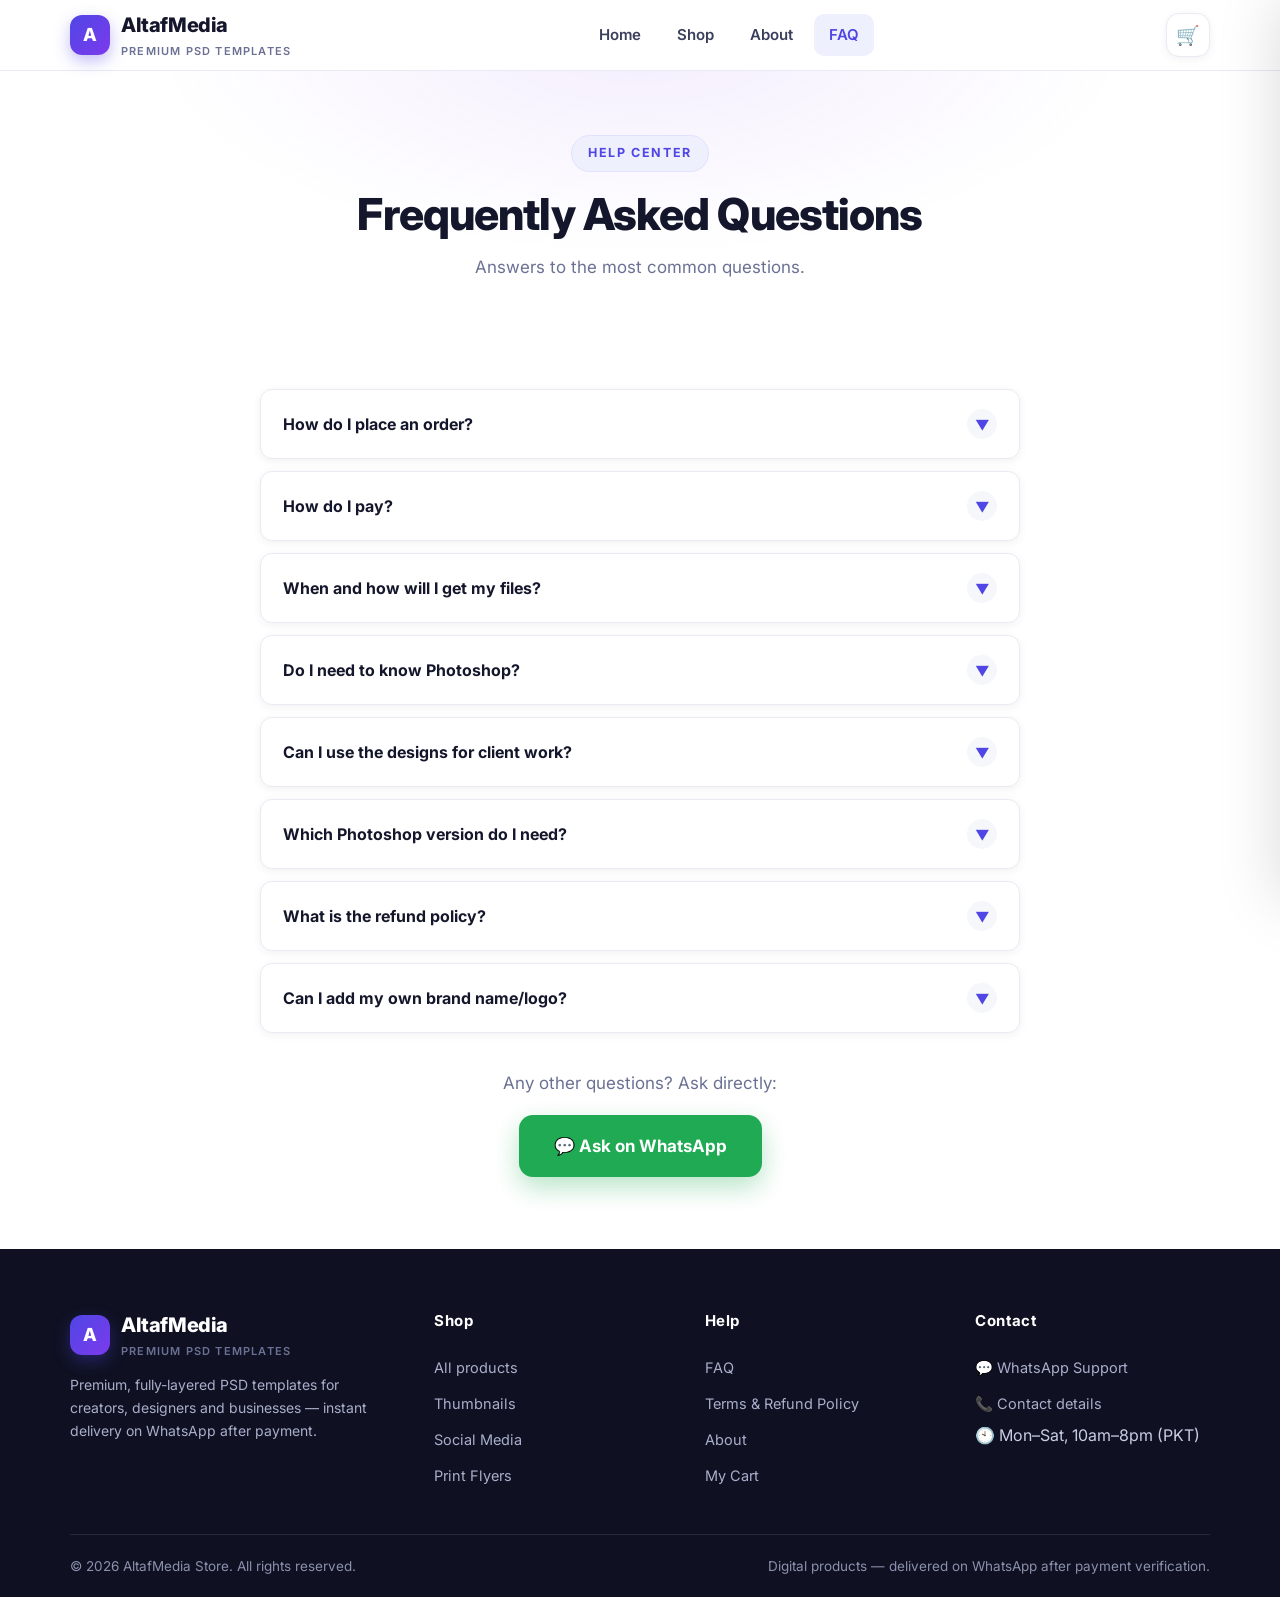
<file: faq.html>
<!DOCTYPE html>
<html lang="en">
<head>
<meta charset="UTF-8">
<meta name="viewport" content="width=device-width, initial-scale=1.0">
<title>FAQ — AltafMedia Store</title>
<link rel="preconnect" href="https://fonts.googleapis.com">
<link rel="preconnect" href="https://fonts.gstatic.com" crossorigin>
<link href="https://fonts.googleapis.com/css2?family=Inter:wght@400;500;600;700;800&display=swap" rel="stylesheet">
<link rel="stylesheet" href="assets/css/style.css">
</head>
<body>
<header class="site-header"></header>

<div class="page-hero">
  <div class="container">
    <span class="eyebrow">Help Center</span>
    <h1 class="h-section" style="font-size:clamp(30px,4.5vw,44px)">Frequently Asked Questions</h1>
    <p class="lead" style="margin:0 auto">Answers to the most common questions.</p>
  </div>
</div>

<section style="padding-top:30px">
  <div class="container">
    <div class="faq-list">
      <div class="faq-item"><button class="faq-q">How do I place an order?<span class="chev">▼</span></button><div class="faq-a"><p>Select a product → tap "Buy Now" or "Add to Cart" → enter your name and WhatsApp number at checkout → choose a payment method → "Place Order". You'll get payment instructions and a WhatsApp confirm button on the next page.</p></div></div>
      <div class="faq-item"><button class="faq-q">How do I pay?<span class="chev">▼</span></button><div class="faq-a"><p>On the order confirmation page you'll get the JazzCash / Easypaisa / Bank / Binance Pay details. Send the exact amount (on Binance Pay, the USDT equivalent of the Rs total), save the screenshot, then tap "Confirm on WhatsApp" and send it.</p></div></div>
      <div class="faq-item"><button class="faq-q">When and how will I get my files?<span class="chev">▼</span></button><div class="faq-a"><p>As soon as payment is verified — usually within a few hours during support hours — the ZIP files are sent directly to your WhatsApp number.</p></div></div>
      <div class="faq-item"><button class="faq-q">Do I need to know Photoshop?<span class="chev">▼</span></button><div class="faq-a"><p>Basic Photoshop is enough. The files are fully layered and organized: double-click text to edit it, drag and drop to replace photos. Every pack also includes a list of the fonts used.</p></div></div>
      <div class="faq-item"><button class="faq-q">Can I use the designs for client work?<span class="chev">▼</span></button><div class="faq-a"><p>Yes — both personal and commercial use are allowed, for unlimited projects. You just can't resell, share or freely distribute the source PSD files.</p></div></div>
      <div class="faq-item"><button class="faq-q">Which Photoshop version do I need?<span class="chev">▼</span></button><div class="faq-a"><p>Adobe Photoshop CC 2020 or newer is recommended. Exact requirements are listed in the "File Details" tab on every product page.</p></div></div>
      <div class="faq-item"><button class="faq-q">What is the refund policy?<span class="chev">▼</span></button><div class="faq-a"><p>Since these are digital products, there's no refund after the files are delivered. If you receive a wrong/corrupt file, or a product different from the preview, you'll get a replacement or refund. <a href="terms.html" style="color:var(--brand);font-weight:700">Full policy →</a></p></div></div>
      <div class="faq-item"><button class="faq-q">Can I add my own brand name/logo?<span class="chev">▼</span></button><div class="faq-a"><p>Absolutely — that's exactly why the files are fully layered. You can easily add your own logo, name, number and colors.</p></div></div>
    </div>
    <div class="center" style="margin-top:36px">
      <p class="lead" style="margin-bottom:18px">Any other questions? Ask directly:</p>
      <a class="btn btn-whatsapp" id="faqWa" target="_blank" rel="noopener">💬 Ask on WhatsApp</a>
    </div>
  </div>
</section>

<footer class="site-footer"></footer>

<script src="assets/js/config.js"></script>
<script src="assets/js/products.js"></script>
<script src="assets/js/app.js"></script>
<script>
boot("FAQ");
$("#faqWa").href = "https://api.whatsapp.com/send?phone=" + STORE.whatsapp +
  "&text=" + encodeURIComponent("Hello! I have a question about the AltafMedia Store.");
</script>
</body>
</html>
</file>
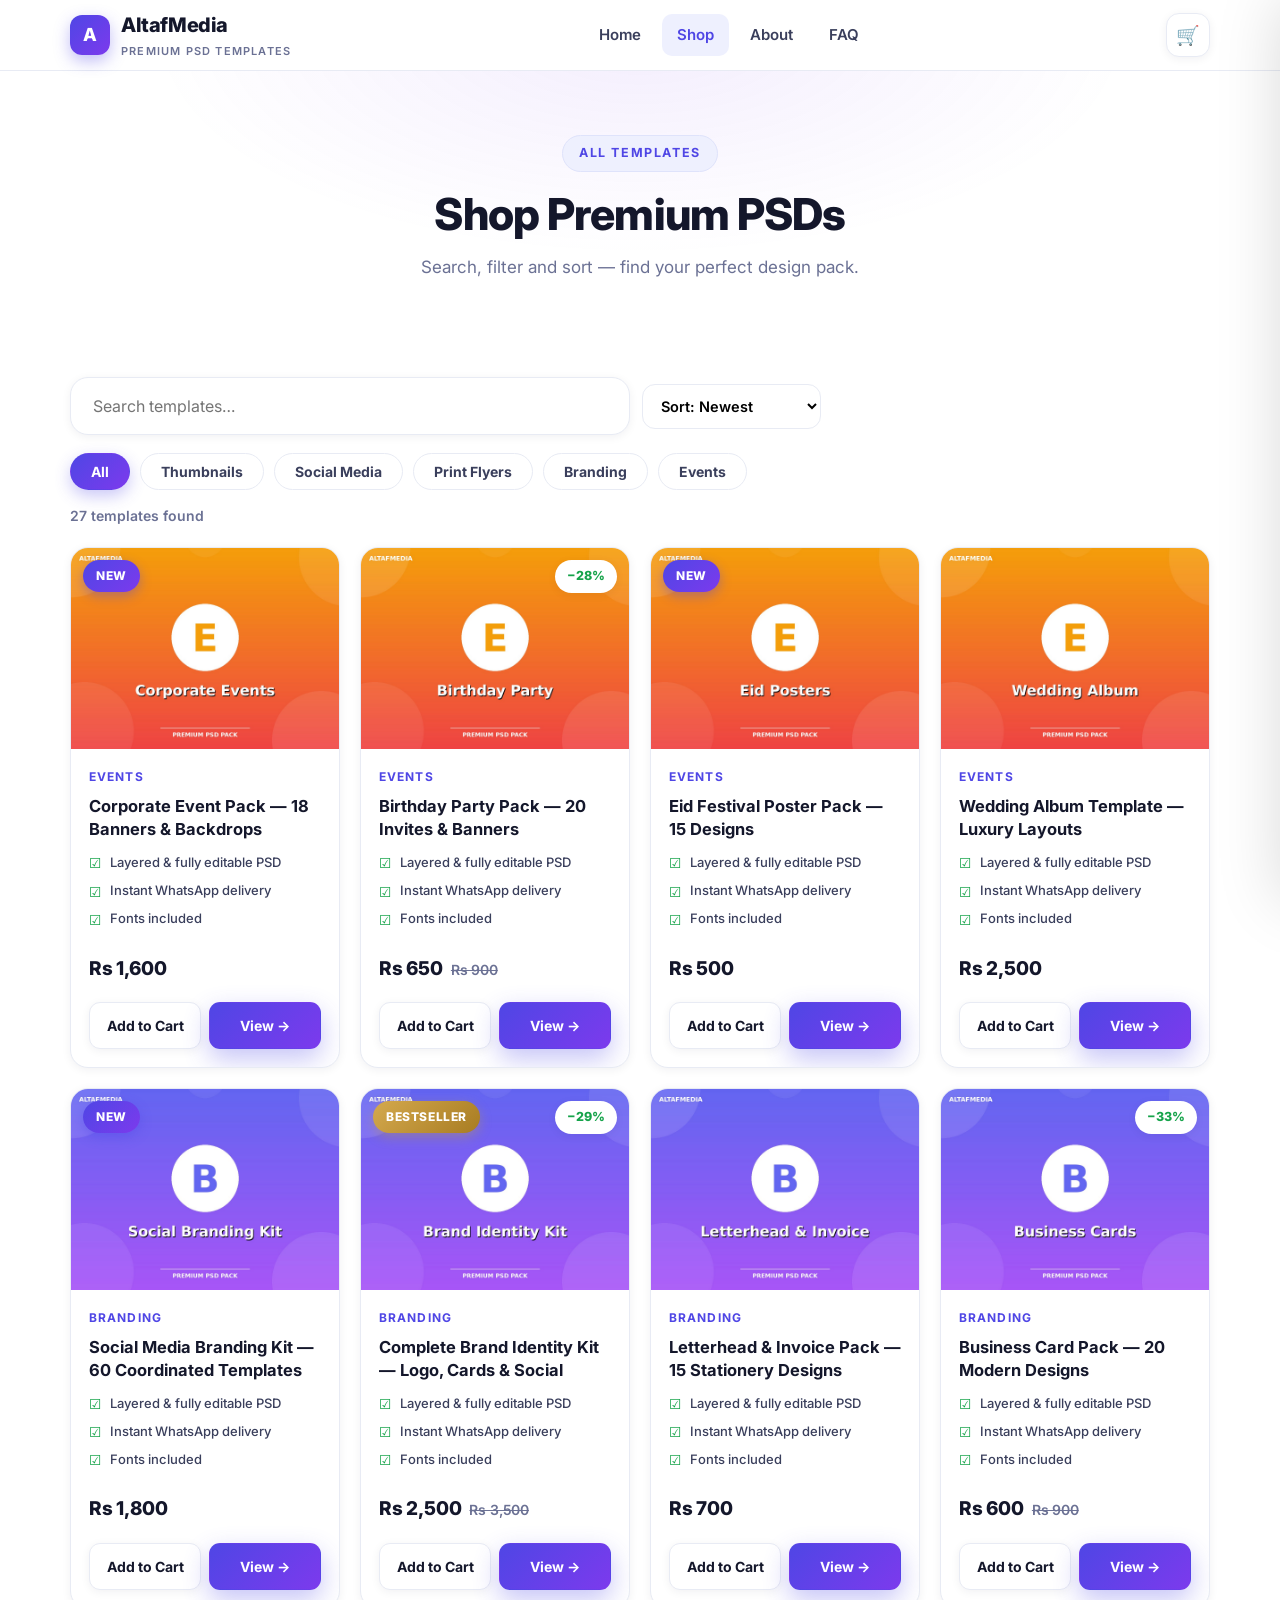
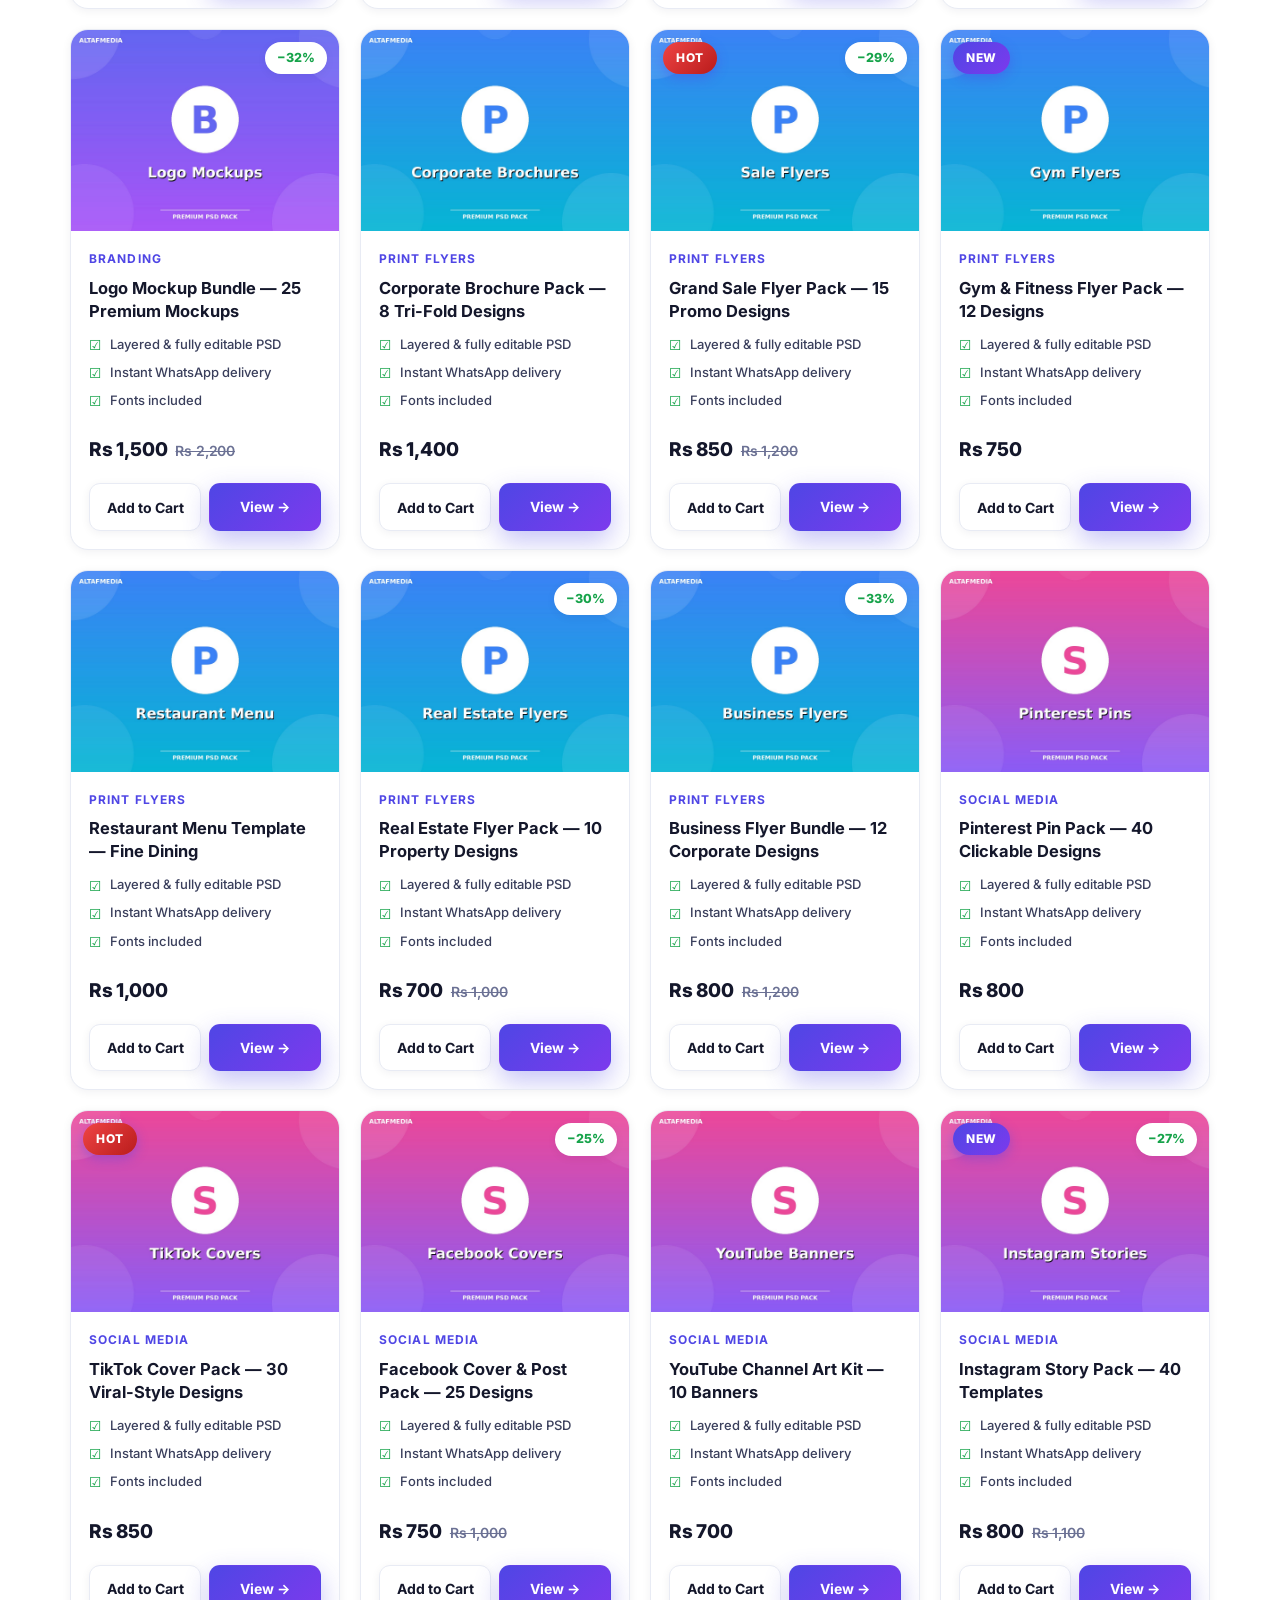
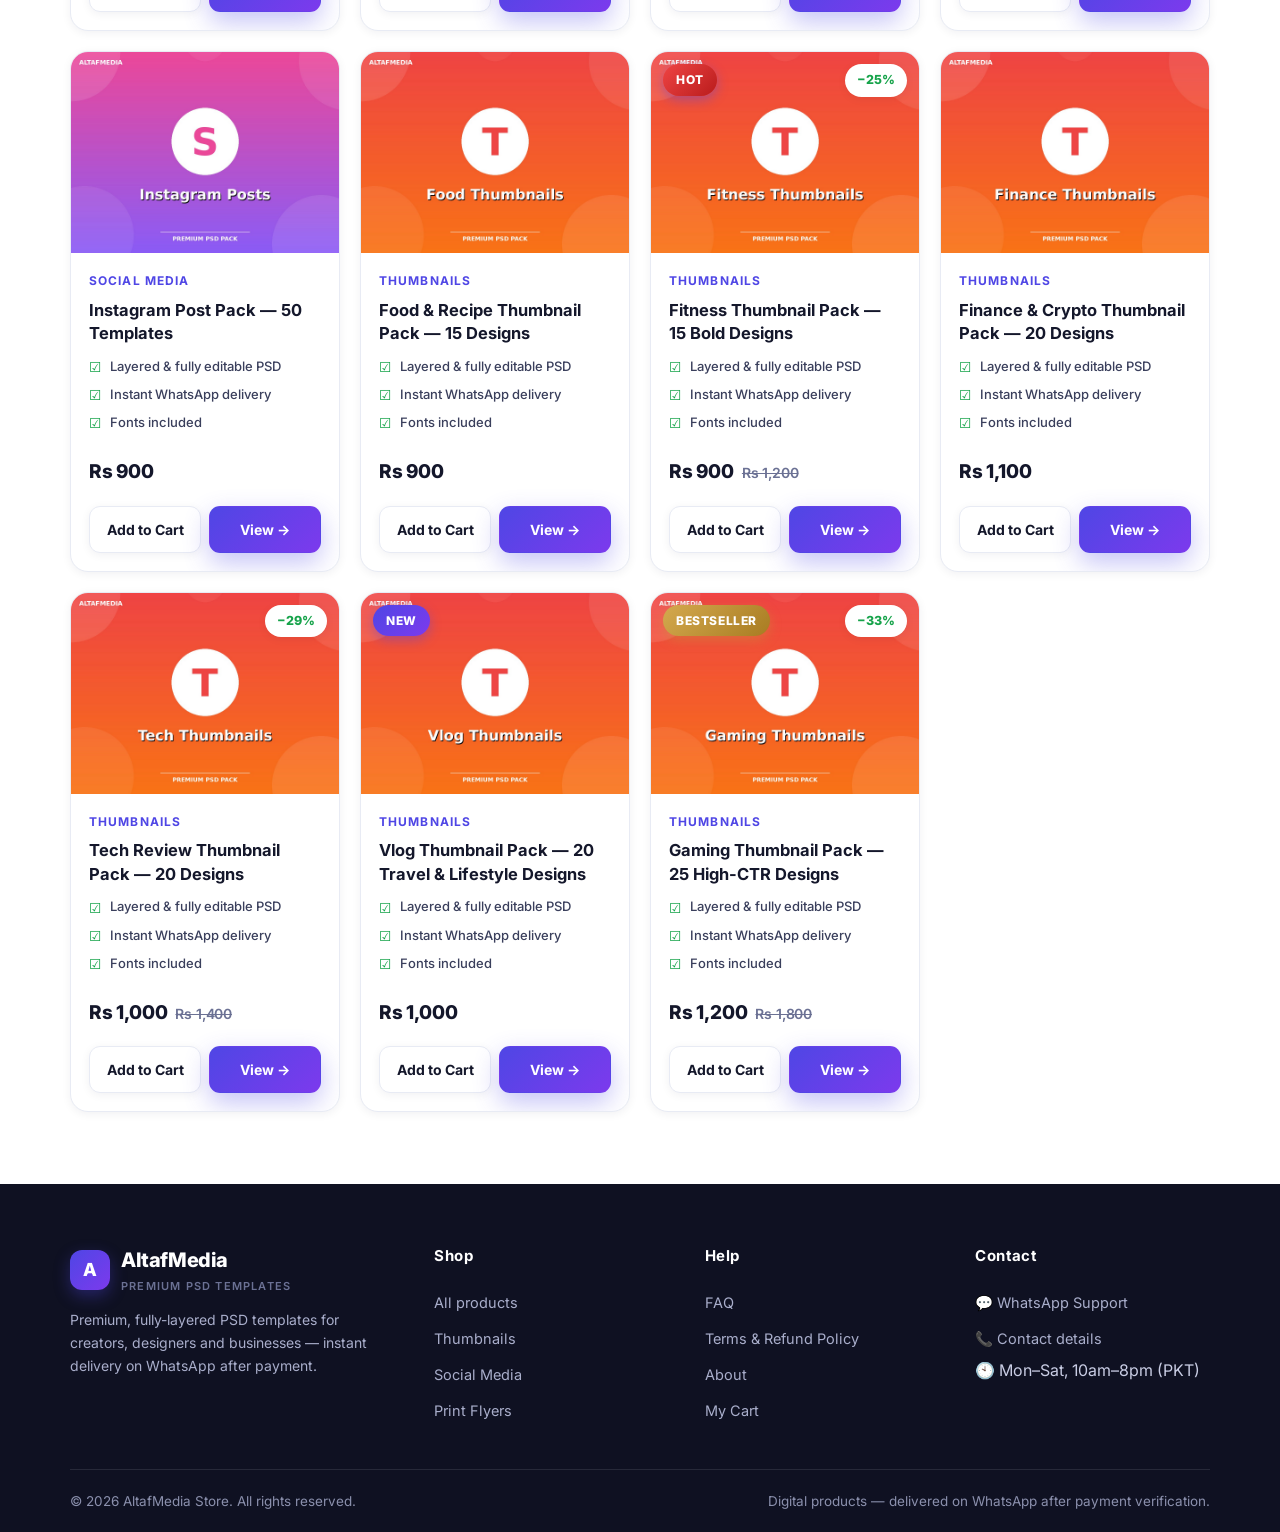
<file: shop.html>
<!DOCTYPE html>
<html lang="en">
<head>
<meta charset="UTF-8">
<meta name="viewport" content="width=device-width, initial-scale=1.0">
<title>Shop — AltafMedia Store</title>
<meta name="description" content="Browse all premium PSD templates — thumbnails, social media, flyers, branding and event designs.">
<link rel="preconnect" href="https://fonts.googleapis.com">
<link rel="preconnect" href="https://fonts.gstatic.com" crossorigin>
<link href="https://fonts.googleapis.com/css2?family=Inter:wght@400;500;600;700;800&display=swap" rel="stylesheet">
<link rel="stylesheet" href="assets/css/style.css">
</head>
<body>
<header class="site-header"></header>

<div class="page-hero">
  <div class="container">
    <span class="eyebrow">All Templates</span>
    <h1 class="h-section" style="font-size:clamp(30px,4.5vw,44px)">Shop Premium PSDs</h1>
    <p class="lead" style="margin:0 auto">Search, filter and sort — find your perfect design pack.</p>
  </div>
</div>

<section style="padding-top:20px">
  <div class="container">
    <div class="toolbar">
      <div class="searchbar">
        <input type="text" id="q" placeholder="Search templates…" aria-label="Search templates">
        <button class="btn btn-primary btn-sm" id="clearSearch" style="display:none">✕</button>
      </div>
      <select class="sort-select" id="sort" aria-label="Sort products">
        <option value="new">Sort: Newest</option>
        <option value="low">Price: Low → High</option>
        <option value="high">Price: High → Low</option>
      </select>
    </div>
    <div class="pills" id="pills"></div>
    <p class="result-count" id="count"></p>
    <div class="prod-grid" id="grid" style="margin-top:20px"></div>
    <div class="empty-state" id="empty" style="display:none">
      <div class="big">🔍</div>
      <h3>Nothing found</h3>
      <p>Try changing your search or filters.</p>
    </div>
  </div>
</section>

<footer class="site-footer"></footer>

<script src="assets/js/config.js"></script>
<script src="assets/js/products.js"></script>
<script src="assets/js/app.js"></script>
<script>
boot("Shop");

const params = new URLSearchParams(location.search);
let state = {
  q: params.get("q") || "",
  cat: params.get("cat") || "All",
  sort: "new"
};

$("#q").value = state.q;

// pills
function renderPills(){
  const cats = ["All", ...CATEGORIES];
  $("#pills").innerHTML = cats.map(c=>
    `<button class="pill ${state.cat===c?'active':''}" data-cat="${c}">${c}</button>`
  ).join("");
  $$("#pills .pill").forEach(b=>b.addEventListener("click", ()=>{
    state.cat = b.dataset.cat;
    renderPills(); renderGrid();
  }));
}

function filtered(){
  let list = PRODUCTS.slice();
  if(state.cat !== "All") list = list.filter(p=>p.category===state.cat);
  if(state.q){
    const q = state.q.toLowerCase();
    list = list.filter(p => (p.title+" "+p.short+" "+p.category+" "+(p.description||"")).toLowerCase().includes(q));
  }
  if(state.sort==="low") list.sort((a,b)=>a.price-b.price);
  else if(state.sort==="high") list.sort((a,b)=>b.price-a.price);
  else list.sort((a,b)=>PRODUCTS.indexOf(b)-PRODUCTS.indexOf(a)); // newest = last added
  return list;
}

function renderGrid(){
  const list = filtered();
  $("#grid").innerHTML = list.map(productCard).join("");
  $("#empty").style.display = list.length ? "none" : "block";
  $("#count").textContent = list.length + " template" + (list.length!==1?"s":"") + " found";
  $("#clearSearch").style.display = state.q ? "inline-flex" : "none";
}

let deb;
$("#q").addEventListener("input", e=>{
  clearTimeout(deb);
  deb = setTimeout(()=>{ state.q = e.target.value.trim(); renderGrid(); }, 120);
});
$("#clearSearch").addEventListener("click", ()=>{ state.q=""; $("#q").value=""; renderGrid(); });
$("#sort").addEventListener("change", e=>{ state.sort = e.target.value; renderGrid(); });

renderPills();
renderGrid();
window.addEventListener("am-products-ready", ()=>{ renderPills(); renderGrid(); });
</script>
</body>
</html>
</file>
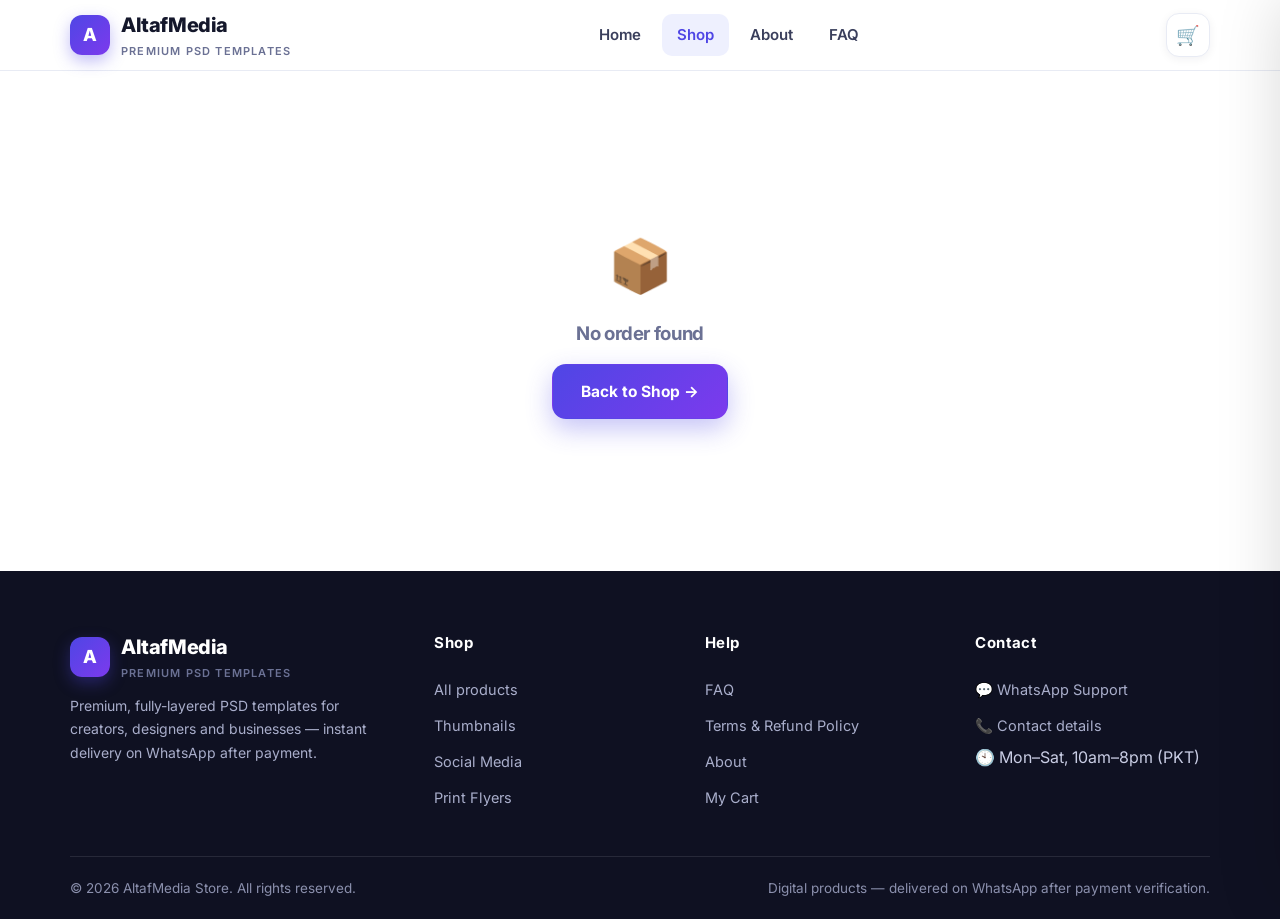
<file: success.html>
<!DOCTYPE html>
<html lang="en">
<head>
<meta charset="UTF-8">
<meta name="viewport" content="width=device-width, initial-scale=1.0">
<title>Order Confirmed — AltafMedia Store</title>
<link rel="preconnect" href="https://fonts.googleapis.com">
<link rel="preconnect" href="https://fonts.gstatic.com" crossorigin>
<link href="https://fonts.googleapis.com/css2?family=Inter:wght@400;500;600;700;800&display=swap" rel="stylesheet">
<link rel="stylesheet" href="assets/css/style.css">
</head>
<body>
<header class="site-header"></header>

<section>
  <div class="container">
    <div class="success-wrap" id="successWrap"></div>
  </div>
</section>

<footer class="site-footer"></footer>

<script src="assets/js/config.js"></script>
<script src="assets/js/products.js"></script>
<script src="assets/js/app.js"></script>
<script>
boot("Shop");

const order = JSON.parse(localStorage.getItem("am_last_order") || "null");

if(!order){
  $("#successWrap").innerHTML = `<div class="empty-state">
    <div class="big">📦</div><h3>No order found</h3>
    <a href="shop.html" class="btn btn-primary" style="margin-top:18px">Back to Shop →</a></div>`;
} else {
  $("#successWrap").innerHTML = `
    <div class="success-icon">✓</div>
    <span class="eyebrow gold">✦ Order Received</span>
    <h1 class="h-section">Thank you, ${order.name.split(" ")[0]}!</h1>
    <p class="lead" style="margin:0 auto">Your order is confirmed. Now just send the payment and confirm on WhatsApp.</p>

    <div class="order-id-box">Your Order ID<br><b>${order.id}</b></div>

    <div class="pay-steps">
      <h3 style="margin-bottom:6px">💳 How to pay</h3>
      <ol>
        <li>Send the exact amount of <b>${fmt(order.total)}</b> to <b>${order.payTitle}</b>:</li>
      </ol>
      <div class="pay-num-box">📱 ${order.payNum}</div>
      ${order.payKey==="binancepay" ? `<div class="note-box" style="margin-top:12px">💡 Send <b>${fmt(order.total)} worth of USDT</b> in the Binance Pay app (at Binance's current rate). Don't forget to send the transaction ID / screenshot on WhatsApp.</div>` : ""}
      <ol start="2" style="margin-top:14px">
        <li>Save a <b>screenshot</b> of your payment.</li>
        <li>Tap <b>"Confirm on WhatsApp"</b> below — your order message is pre-written, just attach the screenshot and send.</li>
        <li>Once payment is verified, your <b>ZIP files will be sent to your WhatsApp</b>. ${STORE.supportNote}</li>
      </ol>
    </div>

    <div class="note-box">🧾 <b>Order summary:</b><br>
      ${order.items.map(i=>`• ${i.title} × ${i.qty} — ${fmt(i.price*i.qty)}`).join("<br>")}
      <br><b>Total: ${fmt(order.total)}</b> · Payment: ${order.payTitle}
    </div>

    <a class="btn btn-whatsapp btn-block" id="waBtn" target="_blank" rel="noopener">💬 Confirm on WhatsApp</a>
    <p style="margin-top:16px;font-size:14px;color:var(--muted)">Any questions? <a href="faq.html" style="color:var(--brand);font-weight:700">Read the FAQ</a> or ask on WhatsApp.</p>
    <a href="shop.html" class="btn btn-outline" style="margin-top:10px">← Continue Shopping</a>`;

  $("#waBtn").href = waLink(order);
}
</script>
</body>
</html>
</file>
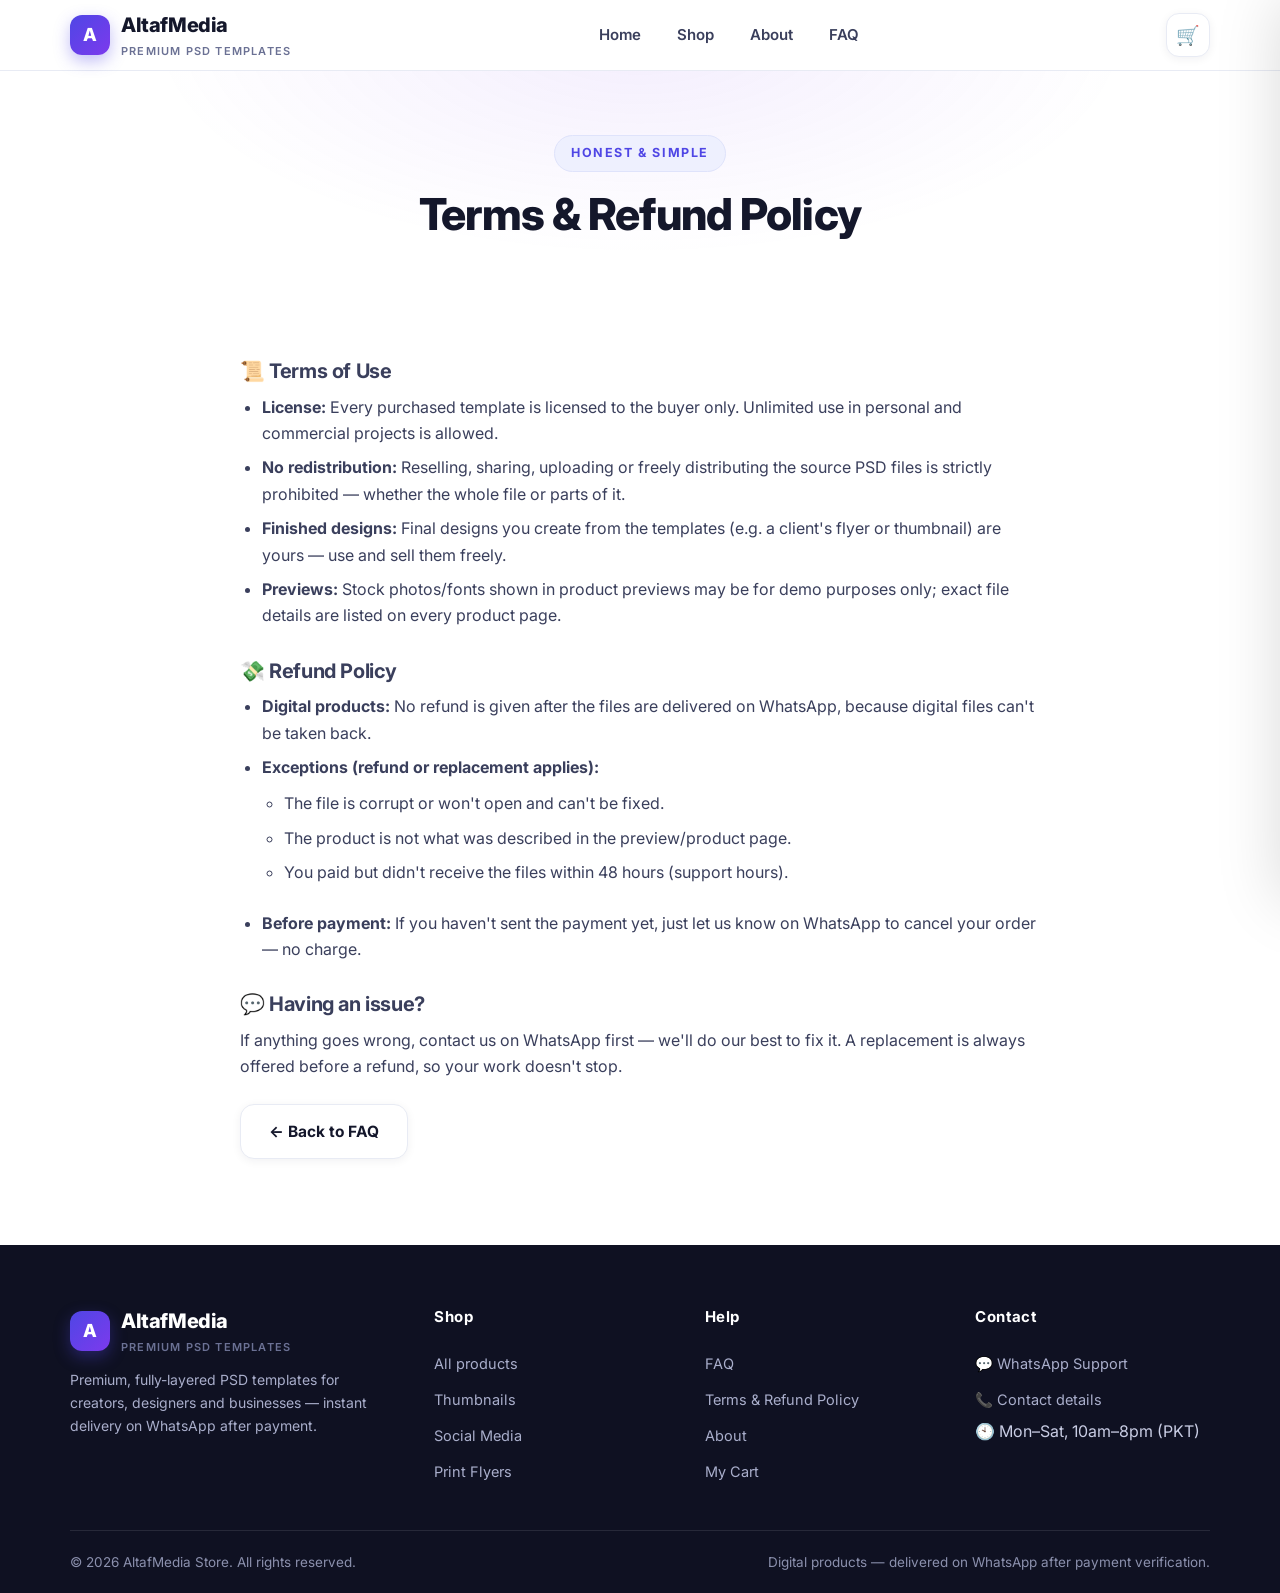
<file: terms.html>
<!DOCTYPE html>
<html lang="en">
<head>
<meta charset="UTF-8">
<meta name="viewport" content="width=device-width, initial-scale=1.0">
<title>Terms & Refund Policy — AltafMedia Store</title>
<link rel="preconnect" href="https://fonts.googleapis.com">
<link rel="preconnect" href="https://fonts.gstatic.com" crossorigin>
<link href="https://fonts.googleapis.com/css2?family=Inter:wght@400;500;600;700;800&display=swap" rel="stylesheet">
<link rel="stylesheet" href="assets/css/style.css">
</head>
<body>
<header class="site-header"></header>

<div class="page-hero">
  <div class="container">
    <span class="eyebrow">Honest & Simple</span>
    <h1 class="h-section" style="font-size:clamp(30px,4.5vw,44px)">Terms & Refund Policy</h1>
  </div>
</div>

<section style="padding-top:30px">
  <div class="container">
    <div class="prose">
      <h3>📜 Terms of Use</h3>
      <ul>
        <li><b>License:</b> Every purchased template is licensed to the buyer only. Unlimited use in personal and commercial projects is allowed.</li>
        <li><b>No redistribution:</b> Reselling, sharing, uploading or freely distributing the source PSD files is strictly prohibited — whether the whole file or parts of it.</li>
        <li><b>Finished designs:</b> Final designs you create from the templates (e.g. a client's flyer or thumbnail) are yours — use and sell them freely.</li>
        <li><b>Previews:</b> Stock photos/fonts shown in product previews may be for demo purposes only; exact file details are listed on every product page.</li>
      </ul>
      <h3>💸 Refund Policy</h3>
      <ul>
        <li><b>Digital products:</b> No refund is given after the files are delivered on WhatsApp, because digital files can't be taken back.</li>
        <li><b>Exceptions (refund or replacement applies):</b>
          <ul>
            <li>The file is corrupt or won't open and can't be fixed.</li>
            <li>The product is not what was described in the preview/product page.</li>
            <li>You paid but didn't receive the files within 48 hours (support hours).</li>
          </ul>
        </li>
        <li><b>Before payment:</b> If you haven't sent the payment yet, just let us know on WhatsApp to cancel your order — no charge.</li>
      </ul>
      <h3>💬 Having an issue?</h3>
      <p>If anything goes wrong, contact us on WhatsApp first — we'll do our best to fix it. A replacement is always offered before a refund, so your work doesn't stop.</p>
      <p style="margin-top:24px"><a href="faq.html" class="btn btn-outline">← Back to FAQ</a></p>
    </div>
  </div>
</section>

<footer class="site-footer"></footer>

<script src="assets/js/config.js"></script>
<script src="assets/js/products.js"></script>
<script src="assets/js/app.js"></script>
<script>boot("");</script>
</body>
</html>
</file>
<file: assets/css/style.css>
/* ============================================================
   AltafMedia Store — Premium White Theme
   ============================================================ */
:root{
  --bg:#ffffff;
  --bg-soft:#f6f7fb;
  --bg-softer:#fafbfe;
  --ink:#14172b;
  --ink-2:#3a3f5c;
  --muted:#6b7194;
  --line:#e8ebf4;
  --brand:#4f46e5;
  --brand-2:#7c3aed;
  --brand-grad:linear-gradient(135deg,#4f46e5 0%,#7c3aed 100%);
  --gold:#c19a3d;
  --gold-soft:#faf3e3;
  --green:#16a34a;
  --red:#dc2626;
  --radius:18px;
  --radius-sm:12px;
  --shadow-sm:0 2px 10px rgba(20,23,43,.06);
  --shadow:0 12px 34px rgba(20,23,43,.09);
  --shadow-lg:0 24px 60px rgba(79,70,229,.14);
  --font:'Inter',system-ui,-apple-system,'Segoe UI',sans-serif;
}
*{margin:0;padding:0;box-sizing:border-box}
html{scroll-behavior:smooth}
body{font-family:var(--font);background:var(--bg);color:var(--ink);line-height:1.65;-webkit-font-smoothing:antialiased}
img{max-width:100%;display:block}
a{color:inherit;text-decoration:none}
button{font-family:var(--font);cursor:pointer}
input,select,textarea{font-family:var(--font);font-size:15px}
.container{max-width:1180px;margin:0 auto;padding:0 20px}
section{padding:72px 0}
.section-soft{background:var(--bg-soft)}
.eyebrow{display:inline-flex;align-items:center;gap:8px;font-size:12.5px;font-weight:700;letter-spacing:1.6px;text-transform:uppercase;color:var(--brand);background:#eef0fe;border:1px solid #dfe3fb;padding:7px 16px;border-radius:100px;margin-bottom:16px}
.eyebrow.gold{color:#8a6a1f;background:var(--gold-soft);border-color:#f0e3c2}
h1,h2,h3{line-height:1.22;letter-spacing:-.02em}
.h-display{font-size:clamp(34px,5.4vw,58px);font-weight:800}
.h-section{font-size:clamp(26px,3.6vw,38px);font-weight:800;margin-bottom:12px}
.lead{font-size:17px;color:var(--muted);max-width:640px}
.center{text-align:center}
.center .lead{margin:0 auto}
.grad-text{background:var(--brand-grad);-webkit-background-clip:text;background-clip:text;color:transparent}

/* ---------- buttons ---------- */
.btn{display:inline-flex;align-items:center;justify-content:center;gap:9px;font-weight:700;font-size:15.5px;padding:14px 28px;border-radius:14px;border:1px solid transparent;transition:transform .18s ease,box-shadow .18s ease,background .18s ease;white-space:nowrap}
.btn:active{transform:scale(.97)}
.btn-primary{background:var(--brand-grad);color:#fff;box-shadow:0 10px 26px rgba(79,70,229,.32)}
.btn-primary:hover{transform:translateY(-2px);box-shadow:0 16px 34px rgba(79,70,229,.4)}
.btn-outline{background:#fff;border-color:var(--line);color:var(--ink);box-shadow:var(--shadow-sm)}
.btn-outline:hover{border-color:var(--brand);color:var(--brand);transform:translateY(-2px)}
.btn-gold{background:linear-gradient(135deg,#d4a94e,#b8862e);color:#fff;box-shadow:0 10px 26px rgba(193,154,61,.35)}
.btn-gold:hover{transform:translateY(-2px)}
.btn-whatsapp{background:#1faa53;color:#fff;box-shadow:0 10px 26px rgba(31,170,83,.32);font-size:17px;padding:16px 34px}
.btn-whatsapp:hover{transform:translateY(-2px)}
.btn-block{width:100%}
.btn-sm{padding:10px 18px;font-size:14px;border-radius:11px}
.btn:disabled{opacity:.55;cursor:not-allowed;transform:none}

/* ---------- header ---------- */
.header{position:sticky;top:0;z-index:60;background:rgba(255,255,255,.88);backdrop-filter:blur(14px);-webkit-backdrop-filter:blur(14px);border-bottom:1px solid var(--line)}
.header-inner{display:flex;align-items:center;justify-content:space-between;height:70px;gap:16px}
.logo{display:flex;align-items:center;gap:11px;font-weight:800;font-size:20px;letter-spacing:-.02em}
.logo-mark{width:40px;height:40px;border-radius:12px;background:var(--brand-grad);display:flex;align-items:center;justify-content:center;color:#fff;font-weight:800;font-size:18px;box-shadow:0 6px 16px rgba(79,70,229,.35)}
.logo small{display:block;font-size:11px;font-weight:600;color:var(--muted);letter-spacing:1.2px;text-transform:uppercase}
.nav{display:flex;gap:6px}
.nav a{font-weight:600;font-size:15px;color:var(--ink-2);padding:9px 15px;border-radius:10px;transition:all .15s}
.nav a:hover{background:var(--bg-soft);color:var(--brand)}
.nav a.active{background:#eef0fe;color:var(--brand)}
.header-actions{display:flex;align-items:center;gap:10px}
.icon-btn{position:relative;width:44px;height:44px;border-radius:13px;border:1px solid var(--line);background:#fff;display:flex;align-items:center;justify-content:center;font-size:19px;transition:all .15s;box-shadow:var(--shadow-sm)}
.icon-btn:hover{border-color:var(--brand);transform:translateY(-1px)}
.cart-count{position:absolute;top:-7px;right:-7px;min-width:22px;height:22px;padding:0 6px;border-radius:11px;background:var(--brand-grad);color:#fff;font-size:12px;font-weight:800;display:flex;align-items:center;justify-content:center}
.hamburger{display:none}

/* ---------- hero ---------- */
.hero{padding:84px 0 70px;background:radial-gradient(900px 420px at 50% -60px,rgba(124,58,237,.10),transparent 70%),var(--bg);position:relative;overflow:hidden}
.hero-inner{max-width:780px;margin:0 auto;text-align:center}
.hero p.lead{margin:18px auto 30px}
.searchbar{display:flex;background:#fff;border:1.5px solid var(--line);border-radius:18px;padding:6px;box-shadow:var(--shadow);max-width:560px;margin:0 auto;transition:border-color .15s, box-shadow .15s}
.searchbar:focus-within{border-color:var(--brand);box-shadow:var(--shadow-lg)}
.searchbar input{flex:1;border:0;outline:0;padding:12px 16px;font-size:16px;background:transparent;min-width:0}
.hero-ctas{display:flex;gap:12px;justify-content:center;margin-top:22px;flex-wrap:wrap}
.hero-stats{display:flex;gap:36px;justify-content:center;margin-top:44px;flex-wrap:wrap}
.stat b{display:block;font-size:26px;font-weight:800;letter-spacing:-.02em}
.stat span{font-size:13.5px;color:var(--muted);font-weight:600}

/* ---------- category tiles ---------- */
.cat-grid{display:grid;grid-template-columns:repeat(5,1fr);gap:16px;margin-top:36px}
.cat-tile{background:#fff;border:1px solid var(--line);border-radius:var(--radius);padding:28px 16px;text-align:center;box-shadow:var(--shadow-sm);transition:all .2s}
.cat-tile:hover{transform:translateY(-5px);box-shadow:var(--shadow);border-color:#d5daf5}
.cat-tile .emoji{font-size:34px;display:block;margin-bottom:12px}
.cat-tile b{display:block;font-size:15.5px}
.cat-tile span{font-size:13px;color:var(--muted)}

/* ---------- product cards ---------- */
.prod-grid{display:grid;grid-template-columns:repeat(4,1fr);gap:20px;margin-top:36px}
.card{background:#fff;border:1px solid var(--line);border-radius:var(--radius);overflow:hidden;box-shadow:var(--shadow-sm);transition:transform .2s,box-shadow .2s;display:flex;flex-direction:column}
.card:hover{transform:translateY(-6px);box-shadow:var(--shadow)}
.card-img{position:relative;aspect-ratio:4/3;overflow:hidden;background:var(--bg-soft)}
.card-img img{width:100%;height:100%;object-fit:cover;transition:transform .4s ease}
.card:hover .card-img img{transform:scale(1.06)}
.badge{position:absolute;top:12px;left:12px;font-size:12px;font-weight:800;letter-spacing:.6px;text-transform:uppercase;padding:6px 13px;border-radius:100px;color:#fff;background:var(--brand-grad);box-shadow:0 4px 12px rgba(79,70,229,.4)}
.badge.gold{background:linear-gradient(135deg,#d4a94e,#a87c22);box-shadow:0 4px 12px rgba(193,154,61,.4)}
.badge.red{background:linear-gradient(135deg,#ef4444,#b91c1c)}
.discount-tag{position:absolute;top:12px;right:12px;font-size:12.5px;font-weight:800;background:#fff;color:var(--green);padding:6px 12px;border-radius:100px;box-shadow:var(--shadow-sm)}
.card-body{padding:18px;display:flex;flex-direction:column;gap:8px;flex:1}
.card-cat{font-size:12px;font-weight:700;letter-spacing:1.1px;text-transform:uppercase;color:var(--brand)}
.card-title{font-size:16.5px;font-weight:700;line-height:1.4}
.card-short{font-size:13.5px;color:var(--muted);line-height:1.55}
.card-foot{margin-top:auto;display:flex;align-items:center;justify-content:space-between;padding-top:10px}
.price{font-size:19px;font-weight:800;letter-spacing:-.01em}
.price .old{font-size:14px;font-weight:600;color:var(--muted);text-decoration:line-through;margin-left:8px}
.card-actions{display:flex;gap:8px;padding:0 18px 18px}
.card-actions .btn{flex:1;padding:11px 8px;font-size:14px}

/* ---------- steps / how it works ---------- */
.steps{display:grid;grid-template-columns:repeat(3,1fr);gap:20px;margin-top:36px}
.step{background:#fff;border:1px solid var(--line);border-radius:var(--radius);padding:34px 26px;box-shadow:var(--shadow-sm);position:relative;transition:all .2s}
.step:hover{transform:translateY(-4px);box-shadow:var(--shadow)}
.step-num{width:52px;height:52px;border-radius:16px;background:var(--brand-grad);color:#fff;font-weight:800;font-size:21px;display:flex;align-items:center;justify-content:center;margin-bottom:18px;box-shadow:0 8px 20px rgba(79,70,229,.3)}
.step h3{font-size:18px;margin-bottom:8px}
.step p{font-size:14.5px;color:var(--muted)}

/* ---------- trust badges ---------- */
.trust{display:grid;grid-template-columns:repeat(4,1fr);gap:16px;margin-top:36px}
.trust-item{display:flex;gap:14px;align-items:flex-start;background:#fff;border:1px solid var(--line);border-radius:var(--radius-sm);padding:20px;box-shadow:var(--shadow-sm)}
.trust-item .t-icon{font-size:26px;flex-shrink:0}
.trust-item b{display:block;font-size:15px}
.trust-item span{font-size:13.5px;color:var(--muted)}

/* ---------- FAQ ---------- */
.faq-list{max-width:760px;margin:32px auto 0}
.faq-item{background:#fff;border:1px solid var(--line);border-radius:var(--radius-sm);margin-bottom:12px;overflow:hidden;box-shadow:var(--shadow-sm)}
.faq-q{width:100%;background:none;border:0;display:flex;justify-content:space-between;align-items:center;gap:14px;padding:19px 22px;font-size:16px;font-weight:700;text-align:left;color:var(--ink)}
.faq-q .chev{flex-shrink:0;width:30px;height:30px;border-radius:50%;background:var(--bg-soft);display:flex;align-items:center;justify-content:center;transition:transform .25s;font-size:14px;color:var(--brand)}
.faq-item.open .faq-q .chev{transform:rotate(180deg);background:var(--brand-grad);color:#fff}
.faq-a{max-height:0;overflow:hidden;transition:max-height .3s ease}
.faq-a p{padding:0 22px 20px;font-size:15px;color:var(--muted)}

/* ---------- footer ---------- */
.footer{background:#0f1122;color:#c9cde4;margin-top:0}
.footer-inner{display:grid;grid-template-columns:1.4fr 1fr 1fr 1fr;gap:36px;padding:60px 0 40px}
.footer .logo{color:#fff}
.footer h4{color:#fff;font-size:15px;margin-bottom:16px;letter-spacing:.4px}
.footer a.flink{display:block;font-size:14.5px;padding:6px 0;color:#a9aecb;transition:color .15s}
.footer a.flink:hover{color:#fff}
.footer-brand p{font-size:14px;color:#a9aecb;margin-top:12px;max-width:300px}
.footer-bottom{border-top:1px solid rgba(255,255,255,.1);padding:20px 0;display:flex;justify-content:space-between;gap:12px;flex-wrap:wrap;font-size:13.5px;color:#8b90ad}

/* ---------- shop toolbar ---------- */
.toolbar{display:flex;gap:12px;flex-wrap:wrap;align-items:center;margin:30px 0 6px}
.toolbar .searchbar{flex:1;min-width:220px;margin:0;box-shadow:var(--shadow-sm)}
.sort-select{border:1.5px solid var(--line);border-radius:13px;padding:12px 14px;background:#fff;font-weight:600;font-size:14.5px;outline:0;cursor:pointer}
.pills{display:flex;gap:10px;flex-wrap:wrap;margin:18px 0 4px}
.pill{border:1.5px solid var(--line);background:#fff;padding:9px 20px;border-radius:100px;font-size:14px;font-weight:700;color:var(--ink-2);transition:all .15s}
.pill:hover{border-color:var(--brand);color:var(--brand)}
.pill.active{background:var(--brand-grad);border-color:transparent;color:#fff;box-shadow:0 6px 16px rgba(79,70,229,.3)}
.result-count{font-size:14px;color:var(--muted);font-weight:600;margin:14px 0 0}
.empty-state{text-align:center;padding:80px 20px;color:var(--muted)}
.empty-state .big{font-size:52px;margin-bottom:14px}

/* ---------- product page ---------- */
.prod-layout{display:grid;grid-template-columns:1.05fr 1fr;gap:44px;margin-top:34px}
.gallery-main{border-radius:var(--radius);overflow:hidden;border:1px solid var(--line);box-shadow:var(--shadow);cursor:zoom-in;background:var(--bg-soft)}
.gallery-main img{width:100%;aspect-ratio:4/3;object-fit:cover}
.gallery-thumbs{display:flex;gap:10px;margin-top:12px;flex-wrap:wrap}
.gallery-thumbs img{width:88px;height:66px;object-fit:cover;border-radius:10px;border:2px solid var(--line);cursor:pointer;transition:all .15s}
.gallery-thumbs img.active{border-color:var(--brand);box-shadow:0 4px 12px rgba(79,70,229,.25)}
.prod-info .card-cat{margin-bottom:6px}
.prod-info h1{font-size:clamp(24px,3.4vw,34px);margin-bottom:10px}
.prod-price-row{display:flex;align-items:center;gap:14px;margin:16px 0;flex-wrap:wrap}
.prod-price{font-size:34px;font-weight:800;letter-spacing:-.02em}
.prod-price .old{font-size:20px;color:var(--muted);text-decoration:line-through;font-weight:600;margin-left:10px}
.save-tag{background:#e9f9ef;color:var(--green);font-weight:800;font-size:13.5px;padding:7px 15px;border-radius:100px}
.prod-badges{display:flex;gap:10px;margin:14px 0;flex-wrap:wrap}
.pbadge{display:inline-flex;align-items:center;gap:7px;font-size:13.5px;font-weight:700;background:var(--bg-soft);border:1px solid var(--line);padding:8px 15px;border-radius:100px}
.pbadge.gold{background:var(--gold-soft);border-color:#f0e3c2;color:#8a6a1f}
.qty-row{display:flex;align-items:center;gap:14px;margin:22px 0}
.qty{display:flex;align-items:center;border:1.5px solid var(--line);border-radius:13px;overflow:hidden}
.qty button{width:42px;height:46px;border:0;background:var(--bg-soft);font-size:19px;font-weight:700;color:var(--ink)}
.qty button:hover{background:#e9ecf7}
.qty span{min-width:48px;text-align:center;font-weight:800;font-size:16px}
.buy-row{display:flex;gap:12px;flex-wrap:wrap}
.buy-row .btn{flex:1;min-width:170px}
.meta-list{margin-top:24px;border-top:1px solid var(--line);padding-top:20px;display:grid;gap:9px;font-size:14.5px;color:var(--muted)}
.meta-list b{color:var(--ink)}
.tabs{margin-top:52px}
.tab-btns{display:flex;gap:8px;border-bottom:2px solid var(--line);flex-wrap:wrap}
.tab-btn{background:none;border:0;padding:14px 22px;font-size:15.5px;font-weight:700;color:var(--muted);border-bottom:3px solid transparent;margin-bottom:-2px}
.tab-btn.active{color:var(--brand);border-bottom-color:var(--brand)}
.tab-panel{display:none;padding:28px 4px;font-size:15.5px;color:var(--ink-2);max-width:800px}
.tab-panel.active{display:block}
.tab-panel ul{margin:12px 0 12px 22px;display:grid;gap:8px}
.spec-table{width:100%;border-collapse:collapse;margin-top:8px}
.spec-table td{padding:13px 16px;border-bottom:1px solid var(--line);font-size:15px}
.spec-table td:first-child{font-weight:700;width:180px;color:var(--ink)}
.related{margin-top:20px}

/* lightbox */
.lightbox{position:fixed;inset:0;background:rgba(10,12,26,.9);z-index:200;display:none;align-items:center;justify-content:center;padding:24px}
.lightbox.open{display:flex}
.lightbox img{max-width:92vw;max-height:88vh;border-radius:14px;box-shadow:0 30px 80px rgba(0,0,0,.5)}
.lightbox .close{position:absolute;top:22px;right:26px;background:#fff;border:0;width:46px;height:46px;border-radius:50%;font-size:20px;font-weight:800}

/* ---------- cart ---------- */
.drawer-overlay{position:fixed;inset:0;background:rgba(10,12,26,.45);z-index:90;opacity:0;pointer-events:none;transition:opacity .25s}
.drawer-overlay.show{opacity:1;pointer-events:auto}
.drawer{position:fixed;top:0;right:-420px;width:min(400px,92vw);height:100dvh;background:#fff;z-index:95;display:flex;flex-direction:column;transition:right .3s ease;box-shadow:-20px 0 60px rgba(0,0,0,.15)}
.drawer.open{right:0}
.drawer-head{display:flex;justify-content:space-between;align-items:center;padding:20px 22px;border-bottom:1px solid var(--line)}
.drawer-head h3{font-size:18px}
.drawer-items{flex:1;overflow-y:auto;padding:16px 22px;display:flex;flex-direction:column;gap:14px}
.d-item{display:flex;gap:13px;border:1px solid var(--line);border-radius:14px;padding:11px;background:var(--bg-softer)}
.d-item img{width:74px;height:56px;object-fit:cover;border-radius:9px;flex-shrink:0}
.d-item .t{font-size:13.5px;font-weight:700;line-height:1.4}
.d-item .p{font-size:13.5px;font-weight:800;color:var(--brand);margin-top:3px}
.d-item .row{display:flex;justify-content:space-between;align-items:center;margin-top:8px}
.mini-qty{display:flex;align-items:center;border:1px solid var(--line);border-radius:9px;background:#fff}
.mini-qty button{width:28px;height:28px;border:0;background:none;font-weight:800;font-size:15px}
.mini-qty span{min-width:28px;text-align:center;font-weight:800;font-size:13.5px}
.rm{background:none;border:0;color:var(--red);font-size:13px;font-weight:700}
.drawer-foot{padding:20px 22px;border-top:1px solid var(--line);background:var(--bg-softer)}
.subtotal-row{display:flex;justify-content:space-between;font-weight:800;font-size:17px;margin-bottom:14px}
.drawer-foot .btn{margin-top:10px}

.cart-page-item{display:grid;grid-template-columns:110px 1fr auto;gap:18px;background:#fff;border:1px solid var(--line);border-radius:var(--radius);padding:16px;margin-bottom:14px;box-shadow:var(--shadow-sm);align-items:center}
.cart-page-item img{width:110px;height:84px;object-fit:cover;border-radius:12px}
.cart-summary{background:#fff;border:1px solid var(--line);border-radius:var(--radius);padding:28px;box-shadow:var(--shadow);position:sticky;top:92px}
.cart-layout{display:grid;grid-template-columns:1fr 340px;gap:28px;margin-top:30px;align-items:start}
.sum-row{display:flex;justify-content:space-between;padding:9px 0;font-size:15px;color:var(--muted)}
.sum-row.total{font-size:20px;font-weight:800;color:var(--ink);border-top:1px solid var(--line);margin-top:10px;padding-top:16px}

/* ---------- checkout ---------- */
.check-layout{display:grid;grid-template-columns:1fr 380px;gap:28px;margin-top:30px;align-items:start}
.form-card{background:#fff;border:1px solid var(--line);border-radius:var(--radius);padding:32px;box-shadow:var(--shadow-sm)}
.form-card h3{font-size:19px;margin-bottom:20px;display:flex;align-items:center;gap:10px}
.field{margin-bottom:18px}
.field label{display:block;font-weight:700;font-size:14px;margin-bottom:8px}
.field input{width:100%;border:1.5px solid var(--line);border-radius:12px;padding:13px 16px;outline:0;transition:border-color .15s}
.field input:focus{border-color:var(--brand)}
.field .err{color:var(--red);font-size:13px;font-weight:600;margin-top:6px;display:none}
.field.invalid input{border-color:var(--red)}
.field.invalid .err{display:block}
.pay-option{display:flex;gap:14px;border:1.5px solid var(--line);border-radius:14px;padding:16px 18px;margin-bottom:12px;cursor:pointer;transition:all .15s;align-items:flex-start}
.pay-option:hover{border-color:#c9cdf3}
.pay-option.selected{border-color:var(--brand);background:#f4f5ff;box-shadow:0 6px 18px rgba(79,70,229,.12)}
.pay-option input{margin-top:4px;accent-color:var(--brand);width:18px;height:18px}
.pay-option b{display:block;font-size:16px}
.pay-option .num{font-size:14px;color:var(--muted);font-weight:600}
.pay-option .acc{font-size:13px;color:var(--muted)}
.order-lines{max-height:300px;overflow-y:auto;display:grid;gap:12px;margin-bottom:18px}
.order-line{display:flex;gap:12px;align-items:center;font-size:14px}
.order-line img{width:58px;height:44px;object-fit:cover;border-radius:8px}
.order-line .t{font-weight:700;flex:1;line-height:1.4}
.order-line .q{color:var(--muted);font-size:13px}

/* ---------- success ---------- */
.success-wrap{max-width:680px;margin:0 auto;text-align:center}
.success-icon{width:92px;height:92px;border-radius:50%;background:#e9f9ef;color:var(--green);font-size:44px;display:flex;align-items:center;justify-content:center;margin:0 auto 24px;box-shadow:0 12px 30px rgba(22,163,74,.2)}
.order-id-box{background:var(--bg-soft);border:1.5px dashed #c9cdf3;border-radius:14px;padding:18px;margin:22px 0;font-size:15px}
.order-id-box b{font-size:24px;letter-spacing:2px;color:var(--brand)}
.pay-steps{background:#fff;border:1px solid var(--line);border-radius:var(--radius);padding:28px;box-shadow:var(--shadow-sm);text-align:left;margin:26px 0}
.pay-steps ol{margin:10px 0 0 22px;display:grid;gap:12px;font-size:15px}
.pay-num-box{background:var(--gold-soft);border:1px solid #f0e3c2;border-radius:12px;padding:14px 18px;margin-top:14px;font-size:16px;font-weight:700}
.note-box{background:#eef0fe;border-radius:12px;padding:16px 20px;font-size:14.5px;color:var(--ink-2);margin:18px 0;text-align:left}

/* ---------- misc pages ---------- */
.page-hero{background:radial-gradient(700px 320px at 50% -40px,rgba(124,58,237,.09),transparent 70%),var(--bg);padding:64px 0 46px;text-align:center}
.prose{max-width:800px;margin:0 auto;font-size:16px;color:var(--ink-2)}
.prose h3{margin:30px 0 10px;font-size:20px}
.prose p{margin-bottom:14px}
.prose ul{margin:10px 0 16px 22px;display:grid;gap:8px}
.contact-cards{display:grid;grid-template-columns:repeat(3,1fr);gap:18px;margin-top:34px}
.contact-card{background:#fff;border:1px solid var(--line);border-radius:var(--radius);padding:30px;text-align:center;box-shadow:var(--shadow-sm);transition:all .2s}
.contact-card:hover{transform:translateY(-4px);box-shadow:var(--shadow)}
.contact-card .emoji{font-size:36px;margin-bottom:12px}
.contact-card b{display:block;font-size:17px;margin-bottom:6px}
.contact-card p{font-size:14px;color:var(--muted)}

/* toast */
.toast{position:fixed;bottom:26px;left:50%;transform:translate(-50%,90px);background:#14172b;color:#fff;padding:14px 26px;border-radius:14px;font-weight:600;font-size:14.5px;z-index:300;transition:transform .3s ease;box-shadow:0 16px 40px rgba(0,0,0,.3);max-width:90vw;text-align:center}
.toast.show{transform:translate(-50%,0)}

/* breadcrumb */
.crumb{font-size:13.5px;color:var(--muted);margin:26px 0 0;font-weight:600}
.crumb a:hover{color:var(--brand)}

/* ---------- responsive ---------- */
@media(max-width:1020px){
  .prod-grid{grid-template-columns:repeat(3,1fr)}
  .cat-grid{grid-template-columns:repeat(3,1fr)}
  .trust{grid-template-columns:repeat(2,1fr)}
  .footer-inner{grid-template-columns:1fr 1fr}
  .cart-layout,.check-layout{grid-template-columns:1fr}
  .cart-summary{position:static}
  .prod-layout{grid-template-columns:1fr;gap:30px}
  .contact-cards{grid-template-columns:1fr}
}
@media(max-width:720px){
  section{padding:52px 0}
  .nav{display:none;position:absolute;top:70px;left:0;right:0;background:#fff;flex-direction:column;padding:14px 20px 20px;border-bottom:1px solid var(--line);box-shadow:var(--shadow)}
  .nav.open{display:flex}
  .hamburger{display:flex}
  .prod-grid{grid-template-columns:repeat(2,1fr);gap:14px}
  .card-body{padding:14px}
  .card-actions{padding:0 14px 14px;flex-direction:column}
  .steps{grid-template-columns:1fr}
  .cat-grid{grid-template-columns:repeat(2,1fr)}
  .hero{padding:60px 0 50px}
  .buy-row .btn{min-width:100%}
  .footer-inner{grid-template-columns:1fr;gap:28px;padding:44px 0 30px}
  .cart-page-item{grid-template-columns:84px 1fr}
  .cart-page-item .c-actions{grid-column:1/-1;display:flex;justify-content:space-between;align-items:center}
  .form-card{padding:22px}
  .toolbar .btn{width:100%}
}

/* ============================================================
   SHOP REDESIGN — psdstores-style sections (original AltafMedia build)
   ============================================================ */

/* ---------- top utility bar ---------- */
.topbar{background:#0f1122;color:#c9cde4;font-size:13px;font-weight:600}
.topbar-inner{display:flex;justify-content:space-between;align-items:center;height:38px;gap:12px}
.topbar a{color:#fff;font-weight:700}
.topbar a:hover{text-decoration:underline}

/* ---------- hero (shop style) ---------- */
.hero-shop{padding:70px 0 60px}

/* ---------- gradient category cards ---------- */
.cat-grid-shop{grid-template-columns:repeat(5,1fr)}
.cat-card{border-radius:var(--radius);padding:30px 16px;text-align:center;color:#fff;box-shadow:var(--shadow-sm);transition:all .2s;display:flex;flex-direction:column;align-items:center;gap:6px;position:relative;overflow:hidden}
.cat-card::after{content:"";position:absolute;inset:0;background:radial-gradient(220px 120px at 50% -30px,rgba(255,255,255,.25),transparent 70%);pointer-events:none}
.cat-card:hover{transform:translateY(-6px);box-shadow:var(--shadow)}
.cat-card-emoji{font-size:40px;display:block;margin-bottom:8px;position:relative;z-index:1}
.cat-card b{display:block;font-size:16px;position:relative;z-index:1}
.cat-card span{font-size:13px;opacity:.92;position:relative;z-index:1}

/* ---------- product card checkmark bullets ---------- */
.card-ticks{list-style:none;margin:2px 0 4px;display:grid;gap:5px}
.card-ticks li{font-size:13px;color:var(--ink-2);font-weight:500;display:flex;align-items:center;gap:8px}
.card-ticks li::before{content:"☑";color:var(--green);font-size:14px;flex-shrink:0}

/* ---------- promo banner ---------- */
.promo-wrap{padding:0}
.promo-banner{position:relative;overflow:hidden;border-radius:22px;background:linear-gradient(120deg,#1e1b4b 0%,#4f46e5 55%,#7c3aed 100%);color:#fff;padding:52px 48px;display:flex;align-items:center;justify-content:space-between;gap:30px;box-shadow:var(--shadow-lg)}
.promo-banner::before{content:"";position:absolute;inset:0;background:radial-gradient(500px 260px at 85% 20%,rgba(255,255,255,.14),transparent 70%)}
.promo-text{position:relative;z-index:1;max-width:560px}
.promo-tag{display:inline-block;font-size:12px;font-weight:800;letter-spacing:1.6px;background:rgba(255,255,255,.16);border:1px solid rgba(255,255,255,.3);padding:7px 16px;border-radius:100px;margin-bottom:16px}
.promo-text h2{font-size:clamp(26px,3.6vw,38px);font-weight:800;margin-bottom:10px}
.promo-text p{color:rgba(255,255,255,.85);font-size:16px;margin-bottom:24px}
.promo-badge{position:relative;z-index:1;flex-shrink:0;width:130px;height:130px;border-radius:50%;background:linear-gradient(135deg,#fbbf24,#f59e0b);display:flex;align-items:center;justify-content:center;font-size:64px;font-weight:800;color:#3b2f04;box-shadow:0 18px 44px rgba(0,0,0,.28);transform:rotate(-8deg)}

@media(max-width:1020px){
  .cat-grid-shop{grid-template-columns:repeat(3,1fr)}
}
@media(max-width:720px){
  .cat-grid-shop{grid-template-columns:repeat(2,1fr)}
  .promo-banner{flex-direction:column;text-align:center;padding:40px 28px}
  .topbar-inner{font-size:12px}
}
</file>
